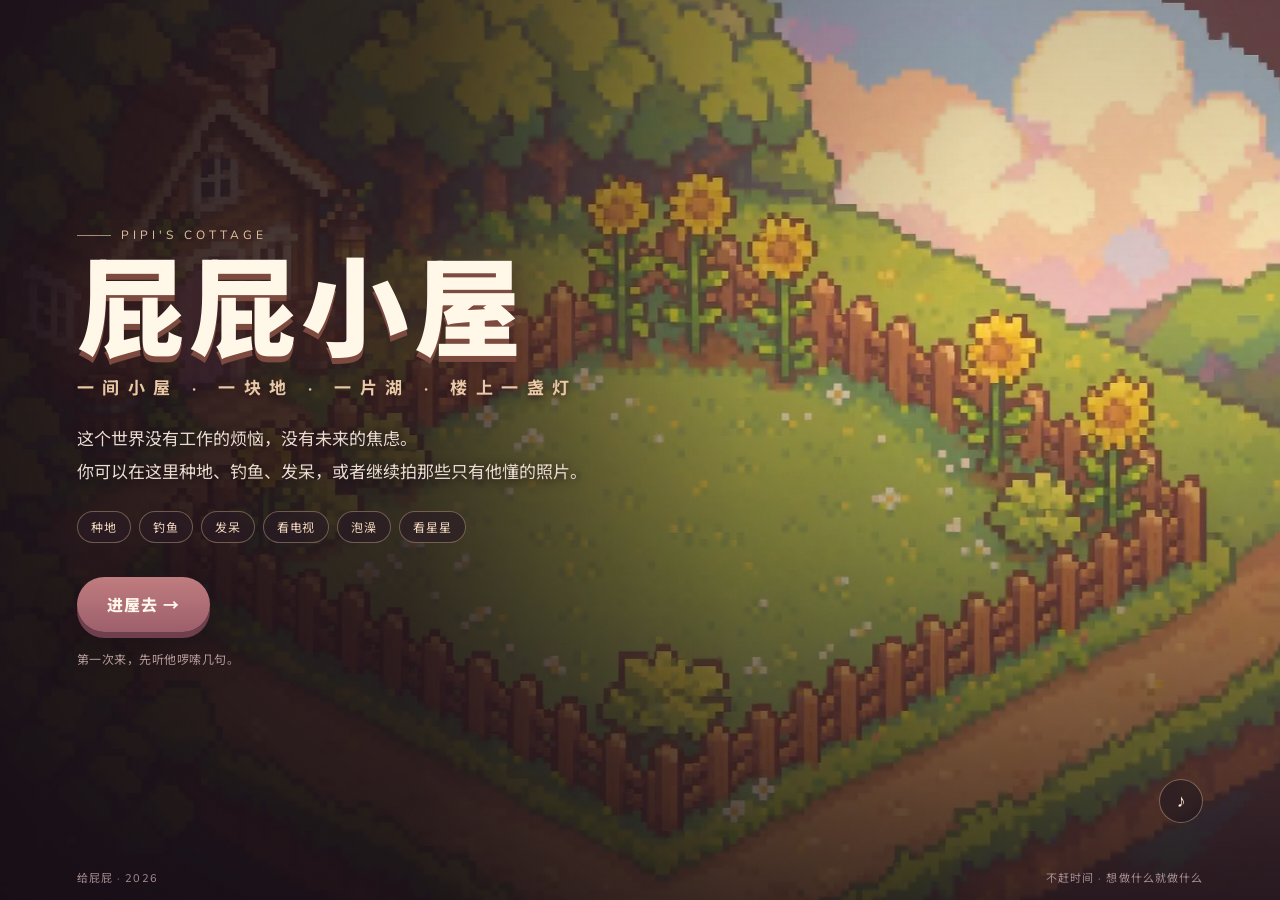
<file: index.html>
<!doctype html>
<html lang="zh-CN">
<head>
<meta charset="utf-8">
<meta name="viewport" content="width=device-width, initial-scale=1, viewport-fit=cover">
<meta name="theme-color" content="#2a1f2a">
<link rel="icon" href="assets/icon-192.png" type="image/png">
<link rel="manifest" href="manifest.webmanifest">
<link rel="apple-touch-icon" href="assets/apple-touch-icon.png">
<meta name="apple-mobile-web-app-capable" content="yes">
<meta name="apple-mobile-web-app-title" content="屁屁小屋">
<title>屁屁小屋</title>
<link rel="preload" as="image" href="assets/farm-art.webp">
<link rel="stylesheet" href="https://fonts.googleapis.com/css2?family=Nunito:wght@600;800;900&family=Noto+Sans+SC:wght@400;500;700&display=swap">
<style>
  * { box-sizing: border-box; }
  [hidden] { display: none !important; }
  html, body { margin: 0; height: 100%; }
  body {
    background: #1d1620;
    font-family: Nunito, "Noto Sans SC", "Microsoft YaHei", sans-serif;
    color: #fff6e6;
    overflow: hidden;
  }
  .bg {
    position: fixed;
    top: -3%;
    left: -3%;
    width: 106%;
    height: 106%;
    display: block;
    object-fit: cover;
    object-position: center;
    filter: saturate(1.06);
    animation: drift 42s ease-in-out infinite alternate;
    will-change: transform;
    pointer-events: none;
    user-select: none;
  }
  @keyframes drift {
    from { transform: scale(1.02) translate3d(-1%, -1%, 0); }
    to { transform: scale(1.09) translate3d(1.5%, 1%, 0); }
  }
  .veil {
    position: fixed;
    top: 0;
    right: 0;
    bottom: 0;
    left: 0;
    width: 100%;
    height: 100%;
    background-color: transparent;
    background-image:
      linear-gradient(to right, rgba(23, 14, 22, .92) 0%, rgba(23, 14, 22, .74) 32%, rgba(23, 14, 22, .18) 58%, rgba(23, 14, 22, 0) 76%),
      linear-gradient(to bottom, rgba(18, 12, 20, .2) 0%, rgba(18, 12, 20, 0) 36%, rgba(13, 8, 16, .74) 100%);
    background-repeat: no-repeat;
    background-size: 100% 100%, 100% 100%;
    pointer-events: none;
  }
  main {
    position: relative;
    height: 100%;
    display: grid;
    grid-template-columns: minmax(0, 1fr) minmax(0, .9fr);
    align-items: center;
    padding: clamp(24px, 6vw, 84px);
    gap: 40px;
  }
  .kicker {
    display: inline-flex;
    align-items: center;
    gap: 10px;
    font-size: 12px;
    letter-spacing: .34em;
    color: #e8c9a8;
    text-transform: uppercase;
    margin-bottom: 18px;
  }
  .kicker::before { content: ""; width: 34px; height: 1px; background: #e8c9a8aa; }
  h1 {
    margin: 0;
    font-size: clamp(52px, 8.4vw, 112px);
    line-height: .96;
    letter-spacing: .04em;
    font-weight: 900;
    color: #fff8e8;
    text-shadow: 0 6px 0 #7c4a3f, 0 12px 40px #2a1219cc, 0 0 70px #ffbf7a33;
  }
  h1 small {
    display: block;
    font-size: clamp(13px, 1.5vw, 17px);
    letter-spacing: .5em;
    font-weight: 700;
    color: #e9c9a5;
    margin-top: 16px;
    text-shadow: 0 2px 10px #2a1219;
  }
  .lede {
    max-width: 30em;
    margin: 26px 0 0;
    font-size: clamp(14px, 1.45vw, 17px);
    line-height: 1.95;
    color: #eadbd0;
    text-shadow: 0 2px 12px #1a0f14;
  }
  .tags { display: flex; gap: 8px; flex-wrap: wrap; margin-top: 22px; }
  .tags span {
    padding: 6px 13px;
    border-radius: 999px;
    border: 1px solid #ffdcae55;
    background: #2a1c25aa;
    font-size: 12px;
    color: #f3d9bf;
    letter-spacing: .08em;
    backdrop-filter: blur(3px);
  }
  .actions { margin-top: 34px; display: flex; gap: 12px; flex-wrap: wrap; align-items: center; }
  .btn {
    display: inline-flex;
    align-items: center;
    gap: 10px;
    padding: 15px 30px;
    border-radius: 999px;
    border: 0;
    font-size: 16px;
    font-weight: 800;
    letter-spacing: .06em;
    cursor: pointer;
    text-decoration: none;
    color: #fff8ea;
    background: linear-gradient(#c07d7f, #9d5f6c);
    box-shadow: 0 6px 0 #6e3f4c, 0 18px 40px #180d13aa;
    transition: transform .15s, box-shadow .15s, background .15s;
  }
  .btn:hover { transform: translateY(-2px); box-shadow: 0 8px 0 #6e3f4c, 0 22px 46px #180d13bb; }
  .btn:active { transform: translateY(3px); box-shadow: 0 3px 0 #6e3f4c; }
  .btn.ghost {
    background: #2c1f28b8;
    border: 1px solid #f0cf9c88;
    box-shadow: 0 6px 0 #1a121a88;
    color: #ffeacf;
  }
  .btn.ghost:hover { background: #3d2b36d8; }
  .btn.ghost:active { box-shadow: 0 3px 0 #1a121a88; }
  .hint { margin-top: 18px; font-size: 12px; color: #b99d9c; letter-spacing: .04em; }

  .side { justify-self: end; align-self: end; text-align: right; display: grid; gap: 14px; }
  .save-card {
    padding: 16px 20px;
    border-radius: 16px;
    border: 1px solid #f0cf9c55;
    background: #201820bb;
    backdrop-filter: blur(6px);
    font-size: 12px;
    line-height: 1.9;
    color: #e3cbbd;
    min-width: 200px;
  }
  .save-card b { color: #ffeacd; font-size: 14px; display: block; margin-bottom: 4px; }
  .sound {
    justify-self: end;
    width: 44px; height: 44px;
    border-radius: 50%;
    border: 1px solid #f0cf9c66;
    background: #20182099;
    color: #ffeacd;
    font-size: 18px;
    cursor: pointer;
    backdrop-filter: blur(4px);
  }
  .sound:hover { background: #3a2a34cc; }
  .foot {
    position: fixed;
    left: 0; right: 0; bottom: 0;
    padding: 14px clamp(24px, 6vw, 84px);
    display: flex;
    justify-content: space-between;
    gap: 16px;
    font-size: 11px;
    color: #a98e93;
    letter-spacing: .1em;
    pointer-events: none;
  }
  @media (max-width: 820px) {
    main { grid-template-columns: 1fr; align-content: center; gap: 22px; padding: 26px 22px 70px; }
    h1 { font-size: clamp(46px, 15vw, 76px); }
    .lede { font-size: 13.5px; line-height: 1.85; margin-top: 18px; }
    .tags { margin-top: 16px; }
    .actions { margin-top: 24px; }
    .btn { padding: 13px 22px; font-size: 14px; }
    .side { justify-self: start; align-self: start; text-align: left; }
    .save-card { min-width: 0; width: 100%; }
    .foot { font-size: 10px; padding: 10px 18px; }
  }
</style>
</head>
<body>
  <img class="bg" src="assets/farm-art.webp" alt="" aria-hidden="true" draggable="false">
  <div class="veil" aria-hidden="true"></div>

  <main>
    <div class="intro">
      <span class="kicker">Pipi's Cottage</span>
      <h1>屁屁小屋<small>一间小屋 · 一块地 · 一片湖 · 楼上一盏灯</small></h1>
      <p class="lede">这个世界没有工作的烦恼，没有未来的焦虑。<br>你可以在这里种地、钓鱼、发呆，或者继续拍那些只有他懂的照片。</p>
      <div class="tags"><span>种地</span><span>钓鱼</span><span>发呆</span><span>看电视</span><span>泡澡</span><span>看星星</span></div>
      <div class="actions">
        <a class="btn" id="startBtn" href="story.html">进屋去 →</a>
        <button class="btn ghost" id="continueBtn" type="button" hidden>继续上次</button>
        <a class="btn ghost" id="storyBtn" href="story.html" hidden>重看序章</a>
      </div>
      <p class="hint" id="hint">第一次来，先听他啰嗦几句。</p>
    </div>

    <div class="side">
      <button class="sound" id="soundBtn" type="button" aria-label="背景音乐" aria-pressed="false">♪</button>
      <div class="save-card" id="saveCard" hidden></div>
    </div>
  </main>

  <footer class="foot">
    <span>给屁屁 · 2026</span>
    <span>不赶时间 · 想做什么就做什么</span>
  </footer>

  <script src="js/core.js"></script>
  <script>
    const save = P.load();
    const startBtn = document.getElementById('startBtn');
    const contBtn = document.getElementById('continueBtn');
    const storyBtn = document.getElementById('storyBtn');
    const saveCard = document.getElementById('saveCard');
    const hint = document.getElementById('hint');

    if (save) {
      const grown = Object.values(save.grown || {}).reduce((a, b) => a + b, 0);
      const fish = Object.values(save.caught || {}).reduce((a, b) => a + b, 0);
      saveCard.hidden = false;
      saveCard.innerHTML = `<b>第 ${save.day} 天 · ${P.PHASES[save.phase]}</b>
        金币 ${save.coins} · 收成 ${grown} 次 · 钓鱼 ${fish} 次<br>
        ${save.flags.ending ? '生日已经过完了，小屋还亮着灯。' : '还有事没做完，回屋看看吧。'}`;
      contBtn.hidden = false;
      storyBtn.hidden = false;
      startBtn.textContent = '重新开始';
      startBtn.href = 'story.html?fresh=1';
      startBtn.classList.remove('btn');
      startBtn.classList.add('btn', 'ghost');
      contBtn.classList.remove('ghost');
      contBtn.style.order = '-1';
      hint.textContent = '继续上次会接着上次的进度；重新开始会清掉存档。';
    }

    contBtn.addEventListener('click', () => { location.href = 'world.html'; });

    const soundBtn = document.getElementById('soundBtn');
    soundBtn.addEventListener('click', () => {
      P.audio.toggle();
      soundBtn.textContent = P.audio.on ? '♫' : '♪';
      soundBtn.setAttribute('aria-pressed', String(P.audio.on));
    });
    document.addEventListener('pointerdown', (event) => {
      if (event.target.closest('#soundBtn')) return;
      if (!P.audio.on) { P.audio.start(); soundBtn.textContent = '♫'; }
    }, { once: true });
  </script>
<script src="js/pwa.js"></script>
</body>
</html>
</file>
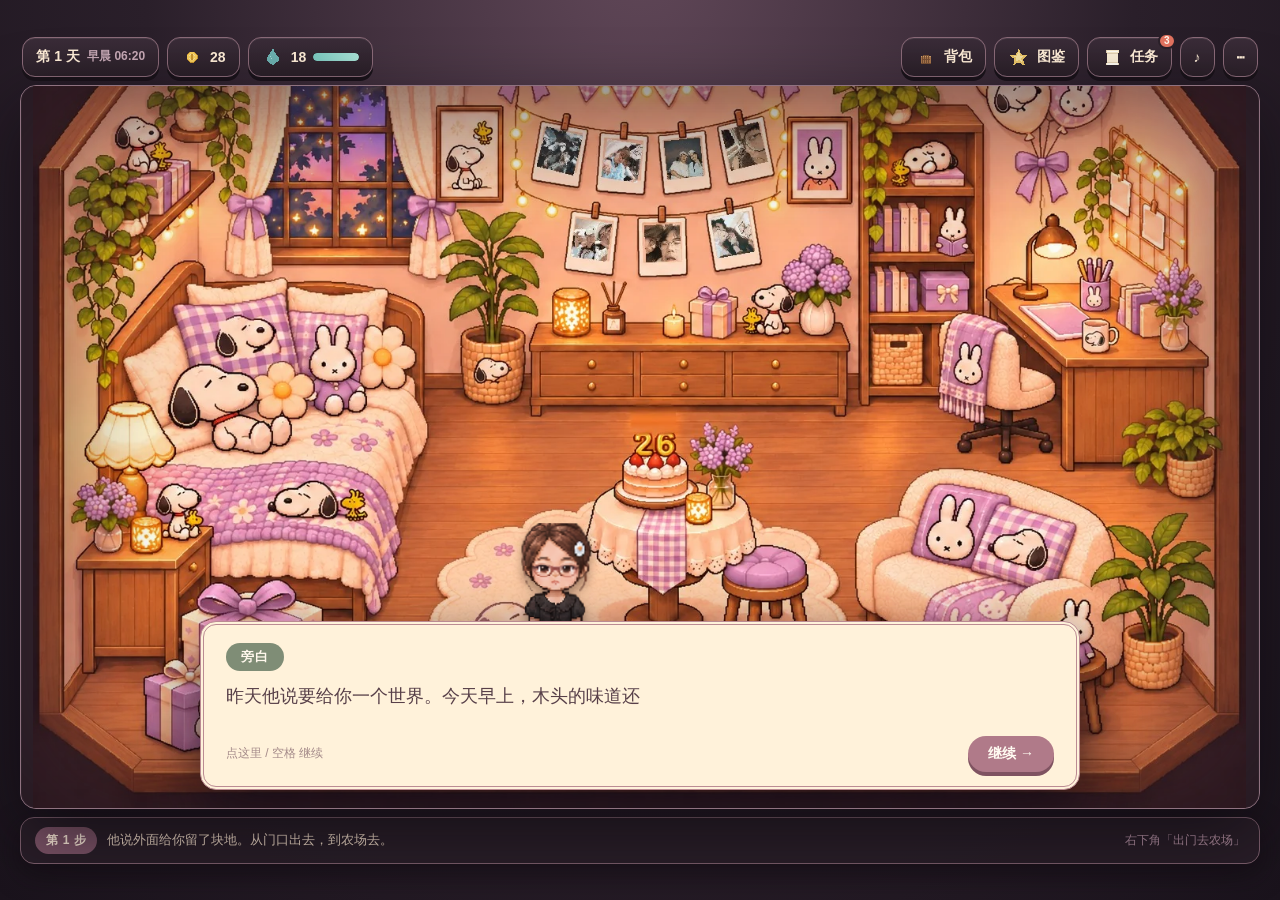
<file: room.html>
<!doctype html>
<html lang="zh-CN">
<head>
  <meta charset="utf-8">
  <meta name="viewport" content="width=device-width, initial-scale=1">
  <title>屁屁小屋</title>
  <meta name="robots" content="noindex">
  <meta http-equiv="refresh" content="0; url=world.html">
  <style>
    html, body { margin: 0; height: 100%; }
    body {
      display: grid; place-items: center;
      background: radial-gradient(ellipse at 50% -10%, #63495a 0%, #2a1f2a 55%, #1b141d 100%);
      color: #ffeedd; font: 700 15px/1.7 Nunito, "Noto Sans SC", "Microsoft YaHei", sans-serif;
      text-align: center; padding: 24px;
    }
    a { color: #f2ce85; }
  </style>
  <script>location.replace('world.html' + location.hash);</script>
</head>
<body>
  <p>这个房间现在长成了一整个小镇。<br><a href="world.html">进屋去 →</a></p>
</body>
</html>
</file>
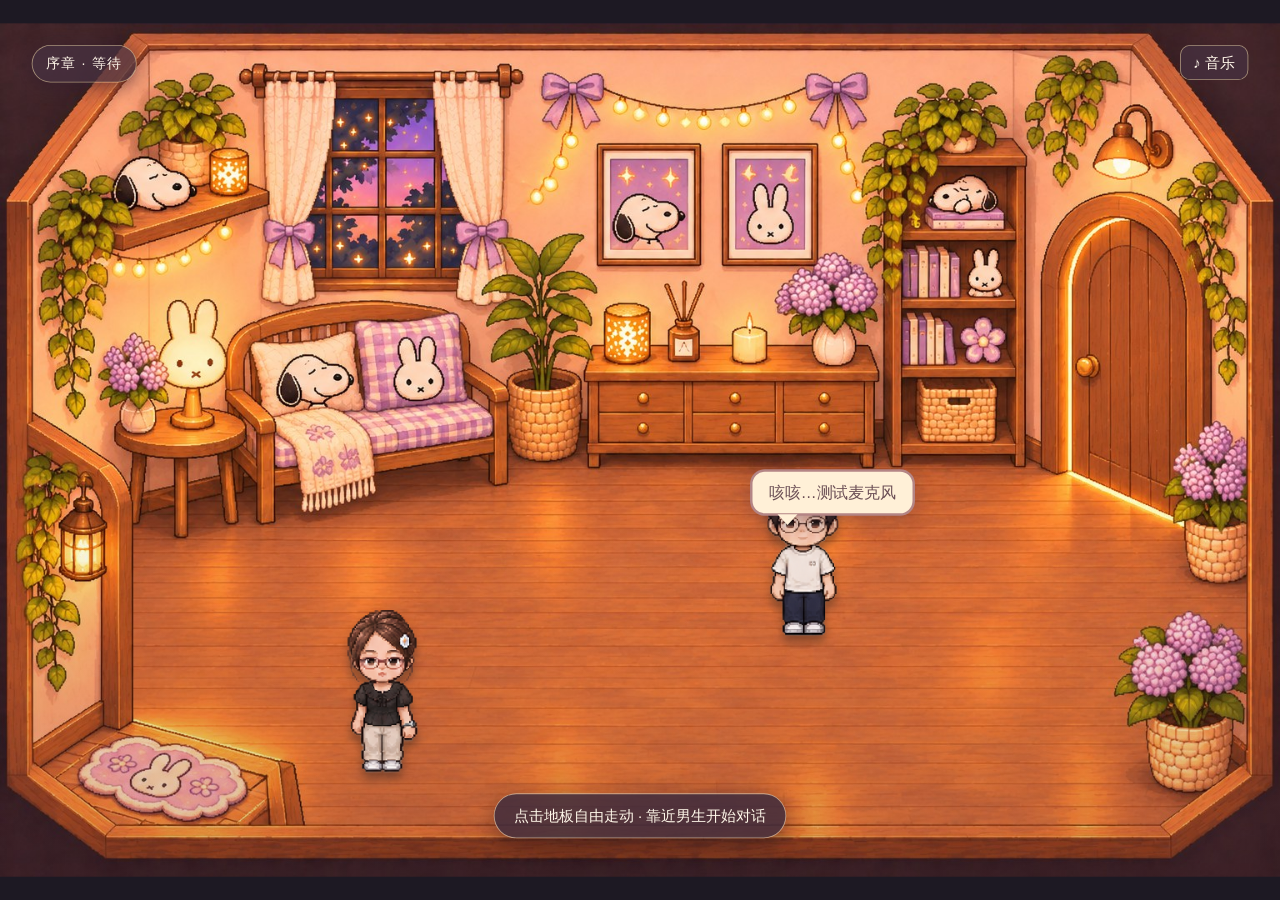
<file: story.html>
<!doctype html>
<html lang="zh-CN">
<head>
  <meta charset="utf-8">
  <meta name="viewport" content="width=device-width, initial-scale=1">
  <link rel="icon" href="assets/icon-192.png" type="image/png">
<link rel="manifest" href="manifest.webmanifest">
<link rel="apple-touch-icon" href="assets/apple-touch-icon.png">
<meta name="apple-mobile-web-app-capable" content="yes">
<meta name="apple-mobile-web-app-title" content="屁屁小屋">
<title>屁屁小屋 · 序章</title>
  <link rel="preload" as="image" href="assets/foyer-background-v1-optimized.jpg">
  <style>
    * { box-sizing: border-box; }
    html, body { margin: 0; width: 100%; height: 100%; }
    body { position:relative; overflow:hidden; background: #1d1923; font-family: "Microsoft YaHei", "Noto Sans SC", sans-serif; }
    .scene { width: 1536px; height: 1024px; position: absolute; left:50%; top:50%; transform:translate(-50%,-50%) scale(var(--fit, 1)); transform-origin:center; overflow: hidden; background: url("assets/foyer-background-v1-optimized.jpg") center / 100% 100% no-repeat; }
    .shade { position: absolute; inset: 0; pointer-events: none; background: linear-gradient(0deg, #20142126, transparent 45%); }
    .character { width: 220px; height: 220px; position: absolute; image-rendering: pixelated; background-repeat: no-repeat; background-size: 400% 500%; background-position:0% 0%; filter: drop-shadow(0 9px 5px #55342688); z-index: 3; transition:left .78s cubic-bezier(.22,.61,.36,1), top .78s cubic-bezier(.22,.61,.36,1), opacity .18s ease; }
    .girl { left:550px; top:520px; background-image: url("assets/character-sprites-small.webp"); animation: breathe 3.6s ease-in-out infinite; }
    .boy { animation: breathe 4.2s ease-in-out infinite; animation-delay: -.9s; }
    @keyframes breathe {
      0%, 100% { transform: translateY(0) scale(1, 1); }
      50% { transform: translateY(1px) scale(1.006, .994); }
    }
    .boy { left:790px; top:520px; background-image: url("assets/male-sprites-v1-small.webp"); }
    .arrival .girl, .explore .girl, .dialogue .girl { left:var(--girl-x, 282px); top:var(--girl-y, 686px); }
    .arrival .girl, .explore .girl { transition:none; }
    .arrival .boy, .explore .boy, .dialogue .boy { left:790px; top:520px; }
    .arrival .boy, .explore .boy { cursor:pointer; }
    .together .girl { left:550px; top:520px; }
    .together .boy { left:790px; top:520px; }
    .together .girl { left: 640px; top: 520px; }
    .together .boy { left: 745px; top: 520px; }
    .scene-mark { position:absolute; left: 38px; top: 26px; z-index: 7; padding: 10px 16px; color: #fff6e9; border: 1px solid #ffebb386; border-radius: 999px; font-size: 17px; letter-spacing: .08em; background: #473142bd; box-shadow: 0 4px 20px #301c3099; }
    .arrival .scene-mark::after { content: " · 等待"; }
    .dialogue .scene-mark::after { content: " · 对话中"; }
    .together .scene-mark::after { content: " · 对话结束"; }
    .music { position:absolute; right: 38px; top: 26px; z-index:7; background: #473142bd; border:1px solid #ffebb386; color:#fff6e9; border-radius:12px; padding: 8px 15px; font-size:18px; cursor:pointer; }
    .arrival-note { position:absolute; z-index:6; left:50%; bottom:46px; transform:translateX(-50%); white-space:nowrap; color:#fff8ea; background:#3e2b3dd9; border:1px solid #f6d8b6aa; padding:14px 23px; border-radius:999px; font-size:18px; box-shadow:0 8px 30px #23131a88; }
    .explore-note { display:none; position:absolute; z-index:6; left:50%; bottom:46px; transform:translateX(-50%); white-space:nowrap; color:#fff8ea; background:#3e2b3dd9; border:1px solid #f6d8b6aa; padding:14px 23px; border-radius:999px; font-size:18px; box-shadow:0 8px 30px #23131a88; }
    .explore .explore-note { display:block; }
    .interact-panel { position:absolute; z-index:9; left:730px; top:420px; display:flex; gap:10px; padding:11px; border-radius:17px; background:#fff1dcf2; border:3px solid #bf8f98; box-shadow:0 8px 22px #3d27368a; }
    .interact-panel strong { align-self:center; color:#765267; font-size:17px; white-space:nowrap; margin:0 5px; }
    [hidden] { display:none!important; }
    .boy-cue { position:absolute; left:900px; top:535px; z-index:5; color:#6a4d54; background:#fff0d7; border:3px solid #b48585; padding:12px 20px; border-radius:18px; box-shadow:0 7px 23px #3d263d55; font-size:19px; }
    .boy-cue:after { content:""; position:absolute; left:30px; bottom:-14px; border-width:13px 12px 0; border-style:solid; border-color:#fff0d7 transparent transparent; }
    .dialogue-card { display:none; position:fixed; z-index:40; left:50%; bottom:max(16px, 2vh); transform:translateX(-50%); width:min(1200px, calc(100vw - 36px)); max-height:min(62vh, 520px); overflow-y:auto; border:5px double #b7838b; border-radius:14px; padding:18px 28px 14px; background:#fff1da; color:#5b3e4b; box-shadow:0 16px 50px #2a1825a8; }
    .scene.dialogue ~ .dialogue-card, .scene.together ~ .dialogue-card { display:block; }
    .card-top { display:flex; justify-content:space-between; align-items:center; gap:20px; margin-bottom:10px; }
    .speaker { display:inline-block; background:#9d667e; border-radius:999px; color:#fff8ed; font-size:16px; font-weight:700; padding:6px 16px; }
    .page { color:#9d7b80; font-size:15px; }
    .dialogue-line { font-size:24px; line-height:1.5; letter-spacing:.03em; margin:0; }
    .dialogue-line.line-appear { animation: line-appear .26s ease-out both; }
    @keyframes line-appear { from { opacity:0; transform:translateY(6px); } to { opacity:1; transform:none; } }
    .sample { color:#9d8082; font-size:14px; margin:4px 0 0; }
    .card-bottom { display:flex; justify-content:space-between; align-items:center; gap:14px; margin-top:8px; flex-wrap:wrap; }
    .dots { color:#c68da6; font-size:20px; letter-spacing:5px; }
    .buttons { display:flex; gap:12px; align-items:center; flex-wrap:wrap; }
    .button { display:inline-block; background:#ad7086; color:#fffaf1; border:0; border-radius:999px; padding:10px 24px; font-size:16px; font-weight:700; box-shadow:0 4px 0 #7c4d60; text-decoration:none; cursor:pointer; }
    .button.pale { background:#f8e0df; color:#835b6b; box-shadow:0 4px 0 #d1aeb3; }
    .scene.together ~ .dialogue-card .dialogue-line { font-size:24px; }
    .scene.together ~ .dialogue-card { animation:card-appear-fixed .32s ease-out both; }
    .scene.dialogue ~ .dialogue-card .together-only,
    .scene.together ~ .dialogue-card .dialogue-only,
    .scene.arrival ~ .dialogue-card .together-only { display:none; }
    .heart { display:none; position:absolute; z-index:7; left:746px; top:486px; color:#fa88a6; font-size:63px; text-shadow:0 3px 5px #8c5470aa; }
    .together .heart { display:block; }
    .action-caption { display:none; }
    .action-canvas { position:absolute; z-index:6; left:52.5%; top:470px; width:300px; height:310px; opacity:0; pointer-events:none; transform:translate3d(-50%,0,0); transform-origin:50% 84%; transition:opacity .12s linear; will-change:opacity,transform; }
    .action-pair .action-canvas { opacity:1; }
    .action-pair .character { opacity:0; }
    .action-approach .character { transition:none; will-change:transform; }
    .action-release .character { transition:opacity .12s linear; will-change:transform; }
    .action-contact::after { content:'♥'; position:absolute; z-index:7; left:52.5%; top:482px; color:#ff8eaf; font-size:26px; text-shadow:0 2px 5px #9f6285; animation:heart-rise 1s ease-out both; }
    .action-approach .boy-cue, .action-approach .arrival-note { display:none; }
    .arrival-motion .girl { left:550px; top:520px; animation:walk-right .52s steps(3,end) infinite; }
    .arrival-motion .boy { left:790px; top:520px; }
    .arrival-motion .boy-cue, .arrival-motion .arrival-note { opacity:0; }
    .leaving .girl { left:1030px; top:500px; animation:walk-right .52s steps(3,end) infinite; }
    .leaving .boy { left:1170px; top:420px; animation:walk-right .52s steps(3,end) infinite; }
    .leaving .boy-cue, .leaving .arrival-note, .leaving .explore-note { display:none; }
    .together .dialogue-card { animation:card-appear .32s ease-out both; }
    @keyframes walk-right { from{background-position:0% 75%} to{background-position:100% 75%} }
    @keyframes walk-left { from{background-position:0% 50%} to{background-position:100% 50%} }
    @keyframes heart-rise { 0%{opacity:0;transform:translateY(18px) scale(.7)} 35%{opacity:1;transform:translateY(0) scale(1)} 100%{opacity:0;transform:translateY(-42px) scale(1.3)} }
    @keyframes card-appear { from{opacity:0;transform:translateY(16px)} to{opacity:1;transform:translateY(0)} }
    .action-pair.hug .scene-mark::after { content:" · 拥抱"; }
    .action-pair.kiss .scene-mark::after { content:" · 亲吻"; }
    .explore .scene-mark::after { content:" · 自由走动"; }
    .leaving .scene-mark::after { content:" · 去下一间"; }
    .action-approach .scene-mark::after { content:" · 走近"; }
    .action-pair.action-contact .action-caption { position:absolute; z-index:8; left:50%; bottom:44px; transform:translateX(-50%); padding:12px 25px; white-space:nowrap; background:#fff0d9; color:#6c4b59; border:3px solid #b7848e; border-radius:999px; box-shadow:0 9px 25px #38203388; font-size:20px; }
    .action-pair.action-contact.hug .hug-caption,.action-pair.action-contact.kiss .kiss-caption { display:block; }
    .action-next { display:none; position:absolute; z-index:9; bottom:42px; right:32px; gap:12px; }
    .arrival .boy-cue, .arrival .arrival-note { cursor:pointer; }
    .arrival .dialogue-card, .dialogue .arrival-note, .together .arrival-note, .explore .arrival-note, .dialogue .boy-cue, .together .boy-cue { display:none; }
    .action-approach .boy-cue,.action-pair .boy-cue,.action-release .boy-cue,.action-pair .arrival-note,.action-release .arrival-note { display:none; }
    .action-approach .explore-note,.action-pair .explore-note,.action-release .explore-note { display:none; }
    .together .dialogue-only, .dialogue .together-only, .arrival .together-only { display:none; }
    [data-compact="true"] .dialogue-card { width: calc(100vw - 20px); bottom: 10px; padding: 14px 14px 10px; max-height: 56vh; border-width: 4px; }
    [data-compact="true"] .card-top { margin-bottom: 7px; gap: 10px; }
    [data-compact="true"] .speaker { font-size: 12px; padding: 4px 11px; }
    [data-compact="true"] .page { font-size: 11px; }
    [data-compact="true"] .dialogue-line, [data-compact="true"] .scene.together ~ .dialogue-card .dialogue-line { font-size: 15px; line-height: 1.6; letter-spacing: .01em; }
    [data-compact="true"] .sample { font-size: 11px; margin-top: 3px; }
    [data-compact="true"] .button { font-size: 13px; padding: 8px 15px; }
    [data-compact="true"] .card-bottom { margin-top: 6px; }
    [data-compact="true"] .scene.dialogue, [data-compact="true"] .scene.together { top: 34%; }
  </style>
</head>
<body>
  <main id="scene" class="scene arrival" aria-label="屁屁小屋序章">
    <div class="shade"></div>
    <a class="scene-mark" href="index.html" style="text-decoration:none">序章</a>
    <button class="music" id="foyerSoundButton" aria-label="开启背景音乐" aria-pressed="false">♪ 音乐</button>
    <div class="character girl"></div>
    <div class="character boy"></div>
    <canvas class="action-canvas" width="450" height="465" aria-hidden="true"></canvas>
    <div class="action-caption hug-caption">轻轻抱住 ♡</div>
    <div class="action-caption kiss-caption">亲亲脸颊 ♡</div>
    <div class="boy-cue">咳咳…测试麦克风</div>
    <div class="arrival-note">点击地板自由走动 · 靠近男生开始对话</div>
    <div class="explore-note">继续自由走动 · 走近他才会出现互动</div>
    <div class="interact-panel" id="interactPanel" hidden><strong>怎么回应他？</strong><button class="button pale" data-scene="hug">抱抱他</button><button class="button pale" data-scene="kiss">亲一下</button><button class="button" data-go-room>让他带路 →</button></div>
    <div class="heart">♥</div>
    <div class="action-next"><button class="button pale" data-scene="together">返回互动选择</button><a class="button" href="world.html">进屋去 →</a></div>
  </main>
  <!-- 对话卡放在缩放场景外面：手机上才不会被一起缩小成 7px 的字 -->
  <section class="dialogue-card" aria-label="对话">
    <div class="dialogue-only">
      <div class="card-top"><span class="speaker">他</span><span class="page" id="dialoguePage">1 / 5</span></div>
      <p class="dialogue-line" id="dialogueLine">咳咳，测试麦克风……那个，屁屁，看得到吗？这是我花了好几个晚上做出来的，别嫌弃页面简陋。</p>
      <div class="card-bottom"><span class="sample">点一下换下一句</span><div class="buttons"><button class="button" id="dialogueNext" data-next-dialogue>下一句 →</button></div></div>
    </div>
    <div class="together-only">
      <div class="card-top"><span class="speaker">他</span><span class="page">留一个小小的悬念 ♡</span></div>
      <p class="dialogue-line">今天是你生日。去随便逛逛吧，我在阳光下，找到了你.......</p>
      <div class="card-bottom"><span class="sample">还想重看动作，可以点右边</span><div class="buttons"><button class="button pale" data-scene="hug">再抱抱</button><button class="button pale" data-scene="kiss">再亲一下</button><a class="button" href="world.html">进屋去 →</a></div></div>
    </div>
  </section>
  <script>
    const scene = document.querySelector('#scene');
    const girl = document.querySelector('.girl');
    const boy = document.querySelector('.boy');
    const interactPanel = document.querySelector('#interactPanel');
    const actionCanvas = document.querySelector('.action-canvas');
    const actionContext = actionCanvas.getContext('2d');
    const frameWidth = actionCanvas.width;
    const frameHeight = actionCanvas.height;
    const musicButton = document.querySelector('#foyerSoundButton');
    let soundOn = false;
    let audioContext;
    let musicTimer;
    let musicStep = 0;
    let nextBeatAt = 0;
    const beatSeconds = 60 / 88;
    const chords = [[261.63,329.63,392],[220,261.63,329.63],[174.61,220,261.63],[196,246.94,293.66]];
    const melody = [392,440,392,329.63,329.63,392,440,392,349.23,392,440,523.25,493.88,440,392,329.63];
    const pairPaths = {
      hug:['assets/hug-approach-v1-small.png','assets/hug-middle-v2-small.png','assets/hug-late-v2-small.png','assets/hug-pose-v1-small.png'],
      kiss:['assets/kiss-approach-v1-small.png','assets/kiss-middle-v2-small.png','assets/kiss-late-v2-small.png','assets/cheek-kiss-pose-v1-small.png']
    };
    const pairFrames = {hug:[],kiss:[]};
    const pairReady = {};
    function ensurePairFrames(kind) {
      return pairReady[kind] ||= Promise.all(pairPaths[kind].map(async (path,index) => {
        const image = new Image();
        image.src = path;
        await image.decode();
        const frame = document.createElement('canvas');
        frame.width = frameWidth;
        frame.height = frameHeight;
        const y = kind === 'kiss' ? frameWidth * 56 / 600 : 0;
        frame.getContext('2d').drawImage(image,0,y,frameWidth,frameWidth * image.naturalHeight / image.naturalWidth);
        pairFrames[kind][index] = frame;
      }));
    }
    const validScenes = new Set(['arrival', 'dialogue', 'explore', 'together']);
    const pause = ms => new Promise(resolve => setTimeout(resolve, ms));
    const clamp = (value, min, max) => Math.max(min, Math.min(max, value));
    const ease = value => value * value * (3 - 2 * value);
    const animate = (duration, update) => new Promise(resolve => {
      let started;
      function frame(now) {
        if (started === undefined) started = now;
        const progress = Math.min(1,(now-started)/duration);
        update(progress,now);
        if (progress < 1) requestAnimationFrame(frame);
        else resolve();
      }
      requestAnimationFrame(frame);
    });
    function musicNote(freq,at,duration,volume,waveform='sine') {
      const oscillator = audioContext.createOscillator();
      const gain = audioContext.createGain();
      oscillator.type = waveform;
      oscillator.frequency.setValueAtTime(freq,at);
      gain.gain.setValueAtTime(.0001,at);
      gain.gain.exponentialRampToValueAtTime(volume,at+.035);
      gain.gain.exponentialRampToValueAtTime(.0001,at+duration);
      oscillator.connect(gain);
      gain.connect(audioContext.destination);
      oscillator.start(at);
      oscillator.stop(at+duration+.02);
    }
    function scheduleMusic() {
      while (soundOn && nextBeatAt < audioContext.currentTime+.45) {
        const beat = musicStep%16;
        if (beat%4===0) {
          const chord=chords[beat/4];
          chord.forEach(freq=>musicNote(freq,nextBeatAt,beatSeconds*3.7,.012));
          musicNote(chord[0]/2,nextBeatAt,beatSeconds*2.5,.018,'triangle');
        }
        musicNote(melody[beat],nextBeatAt,beatSeconds*.82,.028,'triangle');
        musicStep++;
        nextBeatAt+=beatSeconds;
      }
    }
    function updateMusicButton() {
      musicButton.textContent = soundOn ? '♫ 音乐' : '♪ 音乐';
      musicButton.setAttribute('aria-pressed',String(soundOn));
      musicButton.setAttribute('aria-label',soundOn ? '关闭背景音乐' : '开启背景音乐');
    }
    function enableMusic() {
      if (soundOn) return;
      try {
        audioContext ||= new (window.AudioContext || window.webkitAudioContext)();
        soundOn = true;
        updateMusicButton();
        audioContext.resume().then(() => {
          if (!soundOn) return;
          musicStep = 0;
          nextBeatAt = audioContext.currentTime+.06;
          scheduleMusic();
          musicTimer = setInterval(scheduleMusic,250);
        }).catch(() => {soundOn=false;updateMusicButton();});
      } catch (_) {soundOn=false;updateMusicButton();}
    }
    function disableMusic() {
      soundOn=false;
      clearInterval(musicTimer);
      musicTimer=null;
      audioContext?.suspend();
      updateMusicButton();
    }
    const directions = { ArrowUp:[0,-1], ArrowDown:[0,1], ArrowLeft:[-1,0], ArrowRight:[1,0], w:[0,-1], W:[0,-1], s:[0,1], S:[0,1], a:[-1,0], A:[-1,0], d:[1,0], D:[1,0] };
    const heldKeys = new Set();
    let girlPos = { x:282, y:686 };
    let walkTarget = null;
    let lastFrame = performance.now();
    let walkClock = 0;
    let busy = false;
    function fitScene() {
      // visualViewport is the size actually on screen: on phones innerWidth can be
      // inflated by shrink-to-fit, which used to leave the room cropped.
      const vw = window.visualViewport?.width || innerWidth;
      const vh = window.visualViewport?.height || innerHeight;
      document.documentElement.style.setProperty('--fit', Math.min(vw / 1536, vh / 1024, 1));
      document.documentElement.dataset.compact = String(vw < 700);
    }
    function placeGirl() {
      scene.style.setProperty('--girl-x', girlPos.x + 'px');
      scene.style.setProperty('--girl-y', girlPos.y + 'px');
    }
    function nearBoy() {
      return Math.hypot(girlPos.x - 790, girlPos.y - 520) < 190;
    }
    function updateInteractionPanel() {
      const shouldHide = !scene.classList.contains('explore') || !nearBoy();
      if (interactPanel.hidden !== shouldHide) interactPanel.hidden = shouldHide;
    }
    function showScene(next) {
      const name = validScenes.has(next) ? next : 'arrival';
      scene.className = 'scene ' + name;
      delete scene.dataset.action;
      history.replaceState(null, '', '?scene=' + name);
      updateInteractionPanel();
    }
    // 前厅对话：一句一句翻，点卡片或“下一句”都能走
    const dialogueLines = [
      '咳咳，测试麦克风……那个，屁屁，看得到吗？这是我花了好几个晚上做出来的，别嫌弃页面简陋。',
      '作为一个低俗的人，我一开始确实是被你的脸吸引的。但后来嘛，我发现那个连干拌面加醋加多了酸得皱眉、大中午才顶着完美丸子头出门、还敢拿长沙话嘲笑我闷葫芦的女生，其实还挺可爱的。',
      '虽然你拍照总是把我拍出双下巴，连我半月板不好你都要凶巴巴地管着我，但我大人有大量，在这个农场里，给你留了块最大的地。',
      '这个世界没有工作的烦恼，没有未来的焦虑。你可以在这里种地、钓鱼、发呆，或者……继续给我拍那些只有我懂的照片。',
      '今天是你生日。去随便逛逛吧，我在阳光下，找到了你.......'
    ];
    let dialogueStep = 0;
    const dialogueLineEl = document.querySelector('#dialogueLine');
    const dialoguePageEl = document.querySelector('#dialoguePage');
    const dialogueNextEl = document.querySelector('#dialogueNext');
    function renderDialogueLine(quiet) {
      dialogueLineEl.textContent = dialogueLines[dialogueStep];
      if (!quiet) {
        dialogueLineEl.classList.remove('line-appear');
        void dialogueLineEl.offsetWidth;
        dialogueLineEl.classList.add('line-appear');
      }
      dialoguePageEl.textContent = `${dialogueStep + 1} / ${dialogueLines.length}`;
      dialogueNextEl.textContent = dialogueStep < dialogueLines.length - 1 ? '下一句 →' : '好呀 →';
    }
    function nextDialogue() {
      if (dialogueStep < dialogueLines.length - 1) {
        dialogueStep += 1;
        renderDialogueLine();
      } else {
        finishDialogue();
      }
    }
    function enterDialogue() {
      if (busy || !scene.classList.contains('arrival')) return;
      walkTarget = null;
      heldKeys.clear();
      dialogueStep = 0;
      renderDialogueLine(true);
      showScene('dialogue');
      // The action art is requested only after the first scene has appeared.
      ensurePairFrames('hug').catch(() => {});
      ensurePairFrames('kiss').catch(() => {});
    }
    function finishDialogue() {
      showScene('explore');
    }
    function moveGirl(now) {
      const delta = Math.min(.05, (now - lastFrame) / 1000);
      lastFrame = now;
      if (!busy && (scene.classList.contains('arrival') || scene.classList.contains('explore'))) {
        let vx = 0, vy = 0;
        for (const key of heldKeys) { vx += directions[key][0]; vy += directions[key][1]; }
        const usingKeys = Boolean(vx || vy);
        if (usingKeys) walkTarget = null;
        else if (walkTarget) { vx = walkTarget.x - girlPos.x; vy = walkTarget.y - girlPos.y; }
        const distance = Math.hypot(vx, vy);
        const moving = usingKeys || distance > 1;
        if (moving) {
          const step = usingKeys ? 360 * delta : Math.min(distance, 360 * delta);
          girlPos.x = clamp(girlPos.x + vx / distance * step, 80, 1200);
          girlPos.y = clamp(girlPos.y + vy / distance * step, 470, 750);
          const row = Math.abs(vx) > Math.abs(vy) ? (vx < 0 ? 2 : 3) : (vy < 0 ? 1 : 0);
          walkClock += delta;
          girl.style.backgroundPosition = `${Math.floor(walkClock / .15) % 4 * 33.333}% ${row * 25}%`;
          placeGirl();
        } else {
          walkTarget = null;
          if (walkClock) {
            walkClock = 0;
            girl.style.backgroundPosition = '0% 0%';
          }
        }
        if (scene.classList.contains('arrival') && nearBoy()) enterDialogue();
        if (scene.classList.contains('explore')) updateInteractionPanel();
      }
      requestAnimationFrame(moveGirl);
    }
    function drawPair(kind,first,second,blend) {
      actionContext.clearRect(0,0,frameWidth,frameHeight);
      actionContext.globalAlpha = 1-blend;
      actionContext.drawImage(pairFrames[kind][first],0,0);
      if (blend > 0) {
        actionContext.globalAlpha = blend;
        actionContext.drawImage(pairFrames[kind][second],0,0);
      }
      actionContext.globalAlpha = 1;
    }
    async function approachForAction() {
      const startGirl = {...girlPos};
      scene.className = 'scene action-approach';
      girl.style.left = startGirl.x + 'px';
      girl.style.top = startGirl.y + 'px';
      boy.style.left = '790px';
      boy.style.top = '520px';
      await animate(780,(progress,now) => {
        const step = ease(progress);
        girl.style.transform = `translate3d(${(610-startGirl.x)*step}px,${(520-startGirl.y)*step}px,0)`;
        boy.style.transform = `translate3d(${-130*step}px,0,0)`;
        const walkFrame = Math.floor(now/115)%4*33.333;
        girl.style.backgroundPosition = `${walkFrame}% 75%`;
        boy.style.backgroundPosition = `${walkFrame}% 50%`;
      });
      girl.style.left = '610px';
      girl.style.top = '520px';
      boy.style.left = '660px';
      girl.style.transform = '';
      boy.style.transform = '';
      girl.style.backgroundPosition = '0% 0%';
      boy.style.backgroundPosition = '0% 0%';
    }
    async function performContact(kind) {
      drawPair(kind,0,0,0);
      scene.className = 'scene action-pair ' + kind;
      await animate(150,() => {});
      for (let frame=0;frame<3;frame++) {
        await animate(245,progress => drawPair(kind,frame,frame+1,ease(progress)));
      }
      scene.classList.add('action-contact');
      drawPair(kind,3,3,0);
      await animate(880,progress => {
        const sway = Math.sin(progress*Math.PI*2)*.65;
        actionCanvas.style.transform = `translate3d(-50%,${-Math.sin(progress*Math.PI)*2}px,0) rotate(${sway}deg)`;
      });
      scene.classList.remove('action-contact');
      actionCanvas.style.transform = 'translate3d(-50%,0,0)';
      for (let frame=3;frame>0;frame--) {
        await animate(200,progress => drawPair(kind,frame,frame-1,ease(progress)));
      }
    }
    async function releaseAndReturn() {
      scene.className = 'scene action-release';
      await animate(720,(progress,now) => {
        const step = ease(progress);
        girl.style.transform = `translate3d(${20*step}px,0,0)`;
        boy.style.transform = `translate3d(${130*step}px,0,0)`;
        const walkFrame = Math.floor(now/115)%4*33.333;
        girl.style.backgroundPosition = `${walkFrame}% 50%`;
        boy.style.backgroundPosition = `${walkFrame}% 75%`;
      });
      girl.style.left = '630px';
      boy.style.left = '790px';
      girl.style.transform = '';
      boy.style.transform = '';
      girlPos = {x:630,y:520};
      placeGirl();
      showScene('explore');
      girl.style.left = '';
      girl.style.top = '';
      boy.style.left = '';
      boy.style.top = '';
      girl.style.backgroundPosition = '0% 0%';
      boy.style.backgroundPosition = '0% 0%';
    }
    async function playAction(kind) {
      if (busy) return;
      busy = true;
      walkTarget = null;
      interactPanel.hidden = true;
      const framesReady = ensurePairFrames(kind);
      await approachForAction();
      await framesReady;
      await performContact(kind);
      await releaseAndReturn();
      busy = false;
    }
    async function goToRoom() {
      if (busy) return;
      busy = true;
      walkTarget = null;
      interactPanel.hidden = true;
      scene.className = 'scene leaving';
      await pause(1800);
      const fresh = new URLSearchParams(location.search).get('fresh') === '1';
      try {
        sessionStorage.setItem('pipi-from-foyer', '1');
        if (fresh) localStorage.removeItem('pipi-cottage-save-v1');
      } catch (_) {}
      location.href = 'world.html' + (fresh ? '?fresh=1' : '');
    }
    fitScene();
    addEventListener('resize', fitScene);
    const initialScene = new URLSearchParams(location.search).get('scene') || 'arrival';
    if (initialScene !== 'arrival') girlPos = { x:630, y:520 };
    placeGirl();
    showScene(initialScene);
    requestAnimationFrame(moveGirl);
    scene.addEventListener('pointerdown', event => {
      if (busy || !(scene.classList.contains('arrival') || scene.classList.contains('explore'))) return;
      if (event.target.closest('button, a, .dialogue-card, .interact-panel, .music')) return;
      if (event.target.closest('.boy, .boy-cue, .arrival-note')) { walkTarget = { x:630, y:520 }; return; }
      const bounds = scene.getBoundingClientRect();
      const x = (event.clientX - bounds.left) * 1536 / bounds.width;
      const y = (event.clientY - bounds.top) * 1024 / bounds.height;
      walkTarget = { x:clamp(x - 170, 80, 1200), y:clamp(y - 210, 470, 750) };
    });
    musicButton.addEventListener('click', event => {
      event.stopPropagation();
      soundOn ? disableMusic() : enableMusic();
    });
    scene.addEventListener('pointerdown', event => {
      if (!event.target.closest('.music') && !soundOn) enableMusic();
    }, { once:true });
    document.addEventListener('keydown', event => {
      if (directions[event.key] && (scene.classList.contains('arrival') || scene.classList.contains('explore'))) {
        event.preventDefault(); heldKeys.add(event.key);
      }
    });
    document.addEventListener('keyup', event => heldKeys.delete(event.key));
    addEventListener('blur', () => heldKeys.clear());
    function handleSceneClick(event) {
      if (busy) return;
      if (event.target.closest('[data-next-dialogue]')) { nextDialogue(); return; }
      if (event.target.closest('[data-go-room]')) { goToRoom(); return; }
      const target = event.target.closest('[data-scene]');
      if (target) {
        if (target.dataset.scene === 'hug' || target.dataset.scene === 'kiss') playAction(target.dataset.scene);
        else showScene(target.dataset.scene);
        return;
      }
      // 点对话卡任意空白处也能翻到下一句
      if (scene.classList.contains('dialogue') && event.target.closest('.dialogue-card')) {
        nextDialogue();
      }
    }
    scene.addEventListener('click', handleSceneClick);
    document.querySelector('.dialogue-card').addEventListener('click', handleSceneClick);
    document.addEventListener('keydown', event => {
      if (!scene.classList.contains('dialogue') || busy) return;
      if (event.key === 'Enter' || event.key === ' ' || event.key === 'ArrowRight') {
        event.preventDefault();
        nextDialogue();
      }
    });
  </script>
<script src="js/pwa.js"></script>
</body>
</html>
</file>
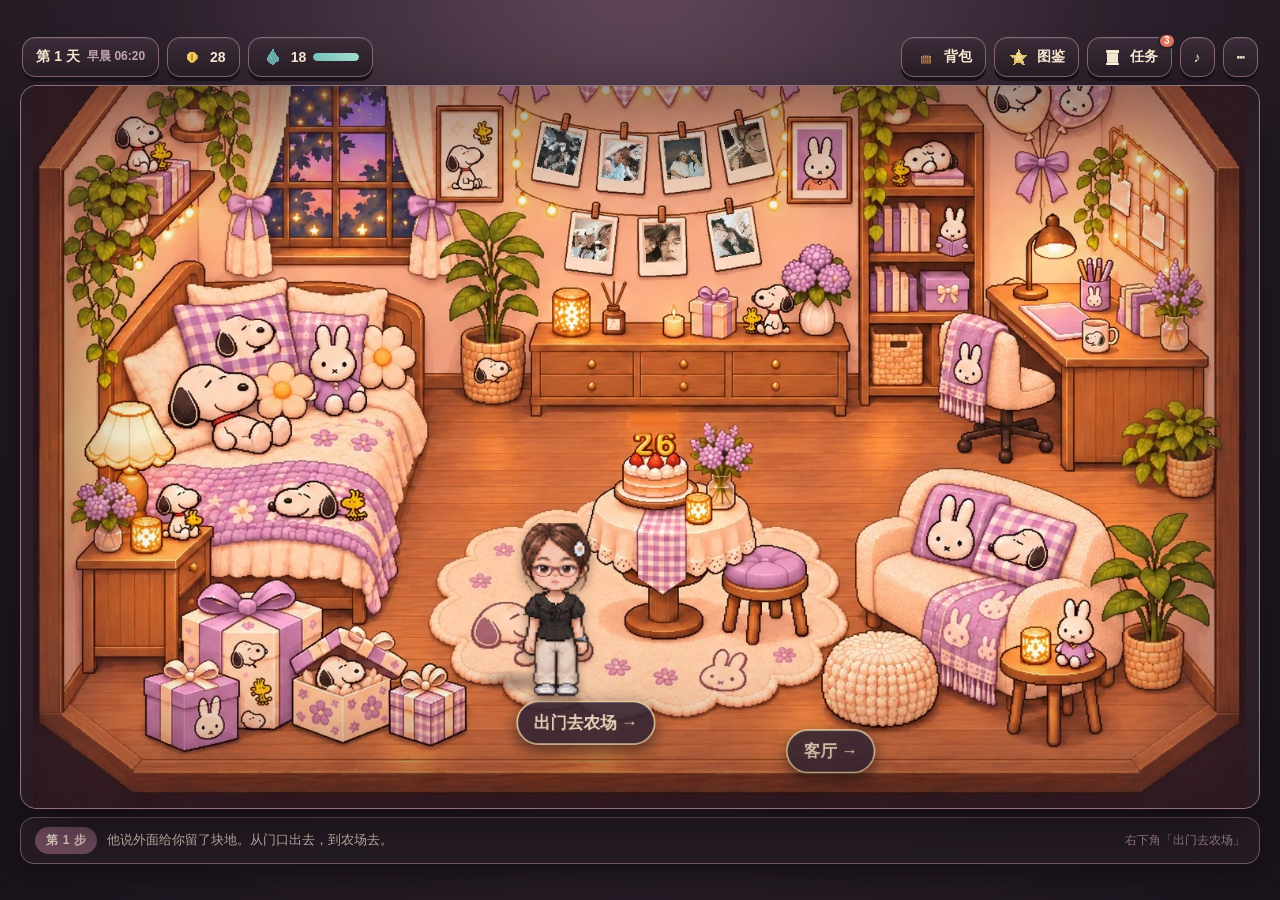
<file: world.html>
<!doctype html>
<html lang="zh-CN">
<head>
<meta charset="utf-8">
<meta name="viewport" content="width=device-width, initial-scale=1, viewport-fit=cover">
<meta name="theme-color" content="#2a1f2a">
<link rel="icon" href="assets/icon-192.png" type="image/png">
<link rel="manifest" href="manifest.webmanifest">
<link rel="apple-touch-icon" href="assets/apple-touch-icon.png">
<meta name="apple-mobile-web-app-capable" content="yes">
<meta name="apple-mobile-web-app-title" content="屁屁小屋">
<title>屁屁小屋</title>
<link rel="preload" as="image" href="assets/farm-art.webp">
<link rel="preload" as="image" href="assets/character-sprites-small.webp">
<link rel="stylesheet" href="css/world.css">
</head>
<body data-phase="0">

<div class="game">
  <header class="hud">
    <div class="hud-group">
      <button class="chip day" id="dayChip" title="看看今天的进度">
        <span id="dayLabel">第 1 天</span><span class="sub" id="phaseLabel">早晨</span><span class="wx" id="weatherMark" hidden>☀</span>
      </button>
      <div class="chip" title="金币">
        <img src="assets/ui-coin.png" alt=""><b id="coinValue">0</b>
      </div>
      <div class="chip energy" id="energyChip" title="体力">
        <img src="assets/ui-drop.png" alt=""><b id="energyValue">0</b>
        <span class="bar"><i id="energyBar"></i></span>
      </div>
    </div>
    <div class="hud-group">
      <button class="chip" id="bagButton" title="背包"><img src="assets/tool-basket.png" alt=""><span class="label-long">背包</span></button>
      <button class="chip" id="dexButton" title="图鉴"><img src="assets/ui-star.png" alt=""><span class="label-long">图鉴</span></button>
      <button class="chip" id="questButton" title="任务"><img src="assets/ui-scroll.png" alt=""><span class="label-long">任务</span></button>
      <button class="chip" id="soundButton" title="音乐">♪</button>
      <button class="chip" id="menuButton" title="更多"><span aria-hidden="true">⋯</span></button>
    </div>
  </header>

  <section class="stage" id="stage">
    <div class="art" id="art">

      <!-- ---------------------------------------------------------- 小屋 -->
      <section class="scene" data-scene="cottage">
        <img class="scene-bg" src="assets/room-birthday-26-optimized.webp" alt="温暖的小屋卧室：史努比和米菲的抱枕、照片墙、四份礼物和生日蛋糕" draggable="false">
        <button class="spot" data-action="gallery" style="left:566px;top:120px;width:430px;height:220px" aria-label="看看照片墙"><span class="spot-label">我们的照片</span></button>
        <button class="spot" data-action="gifts" style="left:104px;top:722px;width:430px;height:250px" aria-label="拆礼物"><span class="spot-label">拆礼物</span></button>
        <button class="spot" data-action="cake" style="left:648px;top:452px;width:300px;height:250px" aria-label="看看生日蛋糕"><span class="spot-label">生日蛋糕</span></button>
        <button class="spot" data-action="bed" style="left:86px;top:300px;width:440px;height:460px" aria-label="睡觉"><span class="spot-label">睡觉</span></button>
        <button class="spot" data-action="shelf" style="left:1050px;top:150px;width:190px;height:400px" aria-label="看看书架"><span class="spot-label">书架</span></button>
        <div class="candle-flame" id="flameLeft" style="left:770px;top:542px" hidden aria-hidden="true"></div>
        <div class="candle-flame" id="flameRight" style="left:800px;top:545px" hidden aria-hidden="true"></div>
        <button class="exit" data-exit="farm" style="left:700px;top:916px">出门去农场 →</button>
        <button class="exit" data-exit="tvroom" style="left:1010px;top:952px">客厅 →</button>
      </section>

      <!-- ---------------------------------------------------------- 农场 -->
      <section class="scene" data-scene="farm">
        <img class="scene-bg" src="assets/farm-art.webp" alt="清晨的农场：左边是一间小木屋，中间围着栅栏的一块空地，四周开满向日葵" draggable="false">
        <svg class="field-lines" id="fieldLines" viewBox="0 0 1536 1024" aria-hidden="true"></svg>
        <div class="plots" id="plots"></div>
        <button class="spot" data-action="shop" style="left:118px;top:392px;width:150px;height:150px" aria-label="种子箱"><span class="spot-label">种子箱</span></button>
        <button class="exit" data-exit="cottage" style="left:250px;top:470px">← 回小屋</button>
        <button class="exit" data-exit="lake" style="left:1256px;top:620px">去湖边 →</button>
        <button class="exit" data-exit="garden" style="left:660px;top:318px">屋后菜园 ↑</button>
        <button class="exit" data-exit="pasture" style="left:1352px;top:742px">去牧场 →</button>
        <button class="exit" data-action="driveTown" style="left:184px;top:772px">开车去镇上 →</button>
      </section>

      <!-- ---------------------------------------------------------- 屋后菜园 -->
      <section class="scene" data-scene="garden">
        <img class="scene-bg" src="assets/garden-art.webp" alt="屋后的菜园：中间是一大片翻好的土垄，右边一间玻璃温室，左边有稻草人和堆肥箱" draggable="false">
        <svg class="field-lines" id="gardenLines" viewBox="0 0 1536 1024" aria-hidden="true"></svg>
        <div class="plots" id="gardenPlots"></div>
        <div class="glass-glow" aria-hidden="true"></div>
        <button class="spot" data-action="garden" style="left:900px;top:250px;width:270px;height:255px" aria-label="温室 · 菜园账本"><span class="spot-label">温室 · 菜园账本</span></button>
        <button class="spot" data-action="look" data-text="稻草人的袖子被风吹得一直拍，鸟真的不来。它身上那件衣服是他旧衬衫改的。" style="left:595px;top:235px;width:120px;height:140px" aria-label="看看稻草人"><span class="spot-label">看看</span></button>
        <button class="spot" data-action="look" data-text="堆肥箱里是去年的落叶和菜叶，翻一翻，底下是松软的黑土。旁边两只浇水壶，一大一小，小的那只是给你用的。" style="left:110px;top:290px;width:360px;height:215px" aria-label="看看堆肥箱和水壶"><span class="spot-label">看看</span></button>
        <button class="exit" data-exit="farm" style="left:296px;top:856px">← 回农场</button>
      </section>

      <!-- ---------------------------------------------------------- 牧场 -->
      <section class="scene" data-scene="pasture">
        <img class="scene-bg" src="assets/pasture-art.webp" alt="傍晚的牧场：木栅栏围起一片草地，左边是谷仓和干草堆，中间有一个水槽" draggable="false">
        <img class="bench-prop" src="assets/prop-bench.png" alt="" draggable="false" aria-hidden="true">
        <div class="pasture-animals" id="pastureAnimals" aria-hidden="true"></div>
        <button class="spot spot-bench" data-action="bench" style="left:236px;top:448px;width:130px;height:110px" aria-label="工作台"><span class="spot-label">工作台</span></button>
        <button class="spot" data-action="trough" style="left:915px;top:425px;width:105px;height:80px" aria-label="水槽"><span class="spot-label">喂一遍</span></button>
        <button class="spot" data-action="pasture" style="left:906px;top:760px;width:176px;height:92px" aria-label="牧场里的动物"><span class="spot-label">牧场</span></button>
        <button class="spot" data-action="look" data-text="干草堆被压出一个窝，大概是谁中午在这儿睡过。" style="left:58px;top:364px;width:168px;height:120px" aria-label="看看干草堆"><span class="spot-label">看看</span></button>
        <button class="exit" data-exit="farm" style="left:266px;top:836px">← 回农场</button>
      </section>

      <!-- ---------------------------------------------------------- 镇上 -->
      <section class="scene" data-scene="town">
        <img class="scene-bg" src="assets/town-art.webp" alt="镇上的小广场：石板地、水井、红白条纹的市集棚子、面包房和露天咖啡座" draggable="false">
        <button class="spot" data-action="market" style="left:700px;top:180px;width:645px;height:480px" aria-label="市集大棚"><span class="spot-label">市集大棚</span></button>
        <button class="spot" data-action="bakery" style="left:150px;top:270px;width:320px;height:340px" aria-label="面包房"><span class="spot-label">面包房</span></button>
        <button class="spot" data-action="store" style="left:450px;top:300px;width:215px;height:205px" aria-label="杂货铺"><span class="spot-label">杂货铺</span></button>
        <button class="spot" data-action="cafe" style="left:330px;top:505px;width:300px;height:155px" aria-label="咖啡座"><span class="spot-label">坐下喝一杯</span></button>
        <button class="spot" data-action="well" style="left:615px;top:455px;width:225px;height:245px" aria-label="水井"><span class="spot-label">水井</span></button>
        <button class="spot spot-junk" data-action="junk" style="left:826px;top:686px;width:220px;height:180px" aria-label="旧货摊">
          <img class="junk-cloth" src="assets/prop-junk-cloth.png" alt="">
          <span class="junk-goods"></span>
          <span class="spot-label">旧货摊</span>
        </button>
        <button class="exit spot-truck" data-action="driveHome" style="left:374px;top:800px">开车回家 →</button>
      </section>

      <!-- ---------------------------------------------------------- 湖边 -->
      <section class="scene" data-scene="lake">
        <img class="scene-bg" src="assets/lake-art.webp" alt="傍晚的湖边：一棵垂柳、木栈道、两张椅子，水面平静" draggable="false">
        <i class="fx water-shine" aria-hidden="true"></i>
        <button class="spot" data-action="fish" style="left:300px;top:470px;width:520px;height:400px" aria-label="在水里钓鱼"><span class="spot-label">钓鱼</span></button>
        <button class="spot" data-action="fishTogether" style="left:820px;top:656px;width:360px;height:154px" aria-label="和他一起钓鱼"><span class="spot-label">一起钓鱼</span></button>
        <button class="spot spot-rest" data-action="rest" style="left:872px;top:462px;width:222px;height:186px" aria-label="坐在椅子上发呆"><span class="spot-label">发会儿呆</span></button>
        <button class="exit" data-exit="farm" style="left:300px;top:452px">← 回农场</button>
      </section>

      <!-- ---------------------------------------------------------- 客厅 -->
      <section class="scene" data-scene="tvroom">
        <img class="scene-bg" src="assets/tvroom-art.webp" alt="夜里的小客厅：米色沙发、旧电视、落地灯，窗外是星星" draggable="false">
        <i class="fx tv-glow" aria-hidden="true"></i>
        <button class="spot" data-action="tv" style="left:250px;top:262px;width:660px;height:310px" aria-label="一起看电视"><span class="spot-label">一起看电视</span></button>
        <button class="spot" data-action="look" data-text="电视柜最下面那格塞着一叠旧录像带，标签是他写的，字迹很难认。" style="left:452px;top:596px;width:344px;height:104px" aria-label="看看电视柜"><span class="spot-label">看看</span></button>
        <button class="exit" data-exit="cottage" style="left:80px;top:862px">← 回小屋</button>
        <button class="exit" data-exit="bath" style="left:1216px;top:668px">去澡堂 →</button>
      </section>

      <!-- ---------------------------------------------------------- 澡堂 -->
      <section class="scene" data-scene="bath">
        <img class="scene-bg" src="assets/bath-art.webp" alt="木屋澡堂：一只圆木桶冒着热气，木盆、小凳、灯笼" draggable="false">
        <div class="fx steam" aria-hidden="true">
          <i></i><i></i><i></i><i></i><i></i><i></i>
        </div>
        <button class="spot" data-action="bath" style="left:196px;top:458px;width:492px;height:242px" aria-label="一起泡澡"><span class="spot-label">一起泡澡</span></button>
        <button class="spot" data-action="towel" style="left:700px;top:770px;width:300px;height:200px" aria-label="给他递条毛巾"><span class="spot-label">递毛巾</span></button>
        <button class="spot" data-action="look" data-text="木盆里的水还温着，木瓢浮在上面，慢慢转。" style="left:52px;top:610px;width:176px;height:190px" aria-label="看看木盆"><span class="spot-label">看看</span></button>
        <button class="exit" data-exit="tvroom" style="left:80px;top:880px">← 回客厅</button>
        <button class="exit" data-exit="roof" style="left:1216px;top:700px">上楼顶 →</button>
      </section>

      <!-- ---------------------------------------------------------- 楼顶 -->
      <section class="scene" data-scene="roof">
        <img class="scene-bg" src="assets/roof-art.webp" alt="小楼顶的木台：串灯、坐垫、毯子，远处是湖和银河" draggable="false">
        <i class="fx lamp-glow" aria-hidden="true"></i>
        <i class="fx roof-stars" aria-hidden="true"></i>
        <button class="spot" data-action="stars" style="left:200px;top:664px;width:220px;height:140px" aria-label="坐下看星星"><span class="spot-label">坐下看星星</span></button>
        <button class="spot" data-action="look" data-text="灯笼里的蜡烛只剩一点点，风一大就该灭了。" style="left:548px;top:660px;width:100px;height:160px" aria-label="看看灯笼"><span class="spot-label">看看</span></button>
        <button class="exit" data-exit="bath" style="left:80px;top:900px">← 下楼</button>
      </section>

    </div>

    <div class="night-glow" aria-hidden="true"></div>
    <div class="tint" id="tint" data-phase="0" aria-hidden="true"></div>
    <div class="vignette" aria-hidden="true"></div>
    <div class="ambient" id="ambient" aria-hidden="true"></div>

    <div class="stage-hint" id="stageHint" role="status"></div>

    <nav class="dpad" aria-label="移动">
      <button class="up" data-move="up" aria-label="向上">↑</button>
      <button class="left" data-move="left" aria-label="向左">←</button>
      <button class="down" data-move="down" aria-label="向下">↓</button>
      <button class="right" data-move="right" aria-label="向右">→</button>
    </nav>

    <section class="dialog" id="dialog" role="dialog" aria-live="polite">
      <span class="who" id="dialogWho">他</span>
      <p class="text" id="dialogText"></p>
      <div class="choices" id="dialogChoices" hidden></div>
      <div class="foot">
        <span class="tip" id="dialogTip">点这里 / 空格 继续</span>
        <button class="next" id="dialogNext">继续 →</button>
      </div>
    </section>

    <div class="rotate-note">
      <b>横过来看会更完整 ↻</b>
      <button type="button" id="rotateDismiss">知道了</button>
    </div>
  </section>

  <footer class="taskbar">
    <span class="tag" id="taskTag">今天</span>
    <p id="taskText">先从小屋里出去，看看外面</p>
    <span class="hint" id="taskHint">点地面走动 · 点亮起来的地方</span>
  </footer>
</div>

<div class="toasts" id="toasts" aria-live="polite"></div>

<div class="wish-overlay" id="wishOverlay" hidden>
  <div class="wish-card">
    <img src="assets/wish-cake.png" alt="插着蜡烛的生日蛋糕">
    <p class="kicker" id="wishKicker">26 岁啦</p>
    <h2 id="wishTitle">愿望也一起许好了</h2>
    <p id="wishNote">蜡烛替你把愿望带走了。接下来的日子，慢慢等它实现。</p>
    <button class="btn" id="wishButton">看看他写了什么</button>
  </div>
</div>

<div class="fade" id="fade"></div>

<script src="js/core.js"></script>
<script src="js/weather.js"></script>
<script src="js/ambient.js"></script>
<script src="js/achv.js"></script>
<script src="js/events.js"></script>
<script src="js/daily.js"></script>
<script src="js/ui.js"></script>
<script src="js/world.js"></script>
<script src="js/farm.js"></script>
<script src="js/garden.js"></script>
<script src="js/pasture.js"></script>
<script src="js/fishing.js"></script>
<script src="js/rest.js"></script>
<script src="js/npc.js"></script>
<script src="js/duo.js"></script>
<script src="js/story.js"></script>
<script src="js/dinner.js"></script>
<script src="js/moments.js"></script>
<script src="js/town.js"></script>
<script src="js/craft.js"></script>
<script src="js/boot.js"></script>
<script src="js/pwa.js"></script>
</body>
</html>
</file>
<file: css/world.css>
/* 屁屁小屋 · 世界样式
   场景美术是 1536×1024 的定尺寸图层，用 transform 缩放贴合屏幕；
   场景内所有元素都用美术像素坐标，跟着图层一起缩放。 */

*, *::before, *::after { box-sizing: border-box; }

:root {
  --art-w: 1536px;
  --art-h: 1024px;
  --paper: #fff2da;
  --paper-2: #fbe4c6;
  --ink: #584049;
  --ink-soft: #8a6b70;
  --rose: #b07a89;
  --rose-dark: #7f5361;
  --lav: #b9a2cf;
  --gold: #f2ce85;
  --frame: #3b2b33;
  --shadow: 0 18px 46px #1b11188c;
}

html, body { margin: 0; min-height: 100%; }
body {
  background: radial-gradient(ellipse at 50% -10%, #63495a 0%, #2a1f2a 55%, #1b141d 100%);
  color: #fdf4e3;
  font-family: Nunito, "Noto Sans SC", "Microsoft YaHei", sans-serif;
  display: grid;
  place-items: center;
  padding: clamp(8px, 1.6vw, 22px);
  min-height: 100vh;
  overflow: hidden;
}
button { font: inherit; color: inherit; }
[hidden] { display: none !important; }

.game {
  width: min(1240px, 100%);
  display: flex;
  flex-direction: column;
  gap: 8px;
}

/* ------------------------------------------------------------------ hud --- */
.hud {
  display: flex;
  align-items: center;
  justify-content: space-between;
  gap: 10px;
  padding: 0 2px;
}
.hud-group { display: flex; align-items: center; gap: 8px; min-width: 0; }
.chip {
  display: inline-flex;
  align-items: center;
  gap: 7px;
  height: 40px;
  padding: 0 13px;
  border-radius: 13px;
  border: 1px solid #8a6a78;
  background: linear-gradient(#3a2c38, #2b2029);
  box-shadow: 0 4px 0 #1a131a, inset 0 1px 0 #ffffff14;
  color: #ffeed8;
  font-size: 14px;
  font-weight: 800;
  cursor: default;
  white-space: nowrap;
}
.chip img { width: 22px; height: 22px; image-rendering: pixelated; }
.chip[data-badge] { position: relative; }
.chip[data-badge]::after {
  content: attr(data-badge);
  position: absolute;
  top: -5px; right: -5px;
  min-width: 16px;
  height: 16px;
  padding: 0 4px;
  border-radius: 99px;
  background: #e2725f;
  border: 2px solid #2b2029;
  color: #fff6ea;
  font-size: 10px;
  line-height: 12px;
  font-weight: 800;
  text-align: center;
}
.chip .sub { color: #c7a9b6; font-weight: 600; font-size: 12px; }
.chip.day { cursor: pointer; }
.chip.energy .bar {
  position: relative;
  width: 46px;
  height: 8px;
  border-radius: 999px;
  background: #1d161d;
  overflow: hidden;
  box-shadow: inset 0 1px 2px #00000080;
}
.chip.energy .bar i {
  position: absolute; inset: 0 auto 0 0;
  width: 100%;
  background: linear-gradient(90deg, #7cc9c0, #a9e2d6);
  border-radius: 999px;
  transition: width .3s;
}
.chip.energy.low .bar i { background: linear-gradient(90deg, #e08a6a, #f0b07a); }

.hud button.chip { cursor: pointer; }
.hud button.chip:hover { background: linear-gradient(#4a3746, #352832); }
.hud button.chip:active { transform: translateY(2px); box-shadow: 0 2px 0 #1a131a; }

/* ----------------------------------------------------------------- stage --- */
.stage {
  position: relative;
  width: 100%;
  height: clamp(300px, calc(100vh - 176px), 760px);
  border-radius: 16px;
  border: 1px solid #8f7280;
  background: var(--frame);
  overflow: hidden;
  isolation: isolate;
  box-shadow: 0 26px 70px #0a060b99, inset 0 0 0 1px #ffffff10;
  touch-action: none;
}
.art {
  position: absolute;
  left: 0; top: 0;
  width: var(--art-w);
  height: var(--art-h);
  transform-origin: 0 0;
  will-change: transform;
  image-rendering: auto;
}
.scene {
  position: absolute;
  inset: 0;
  width: var(--art-w);
  height: var(--art-h);
  opacity: 0;
  pointer-events: none;
  transition: opacity .38s ease;
}
.scene.active { opacity: 1; pointer-events: auto; }
.scene-bg {
  position: absolute;
  inset: 0;
  width: 100%;
  height: 100%;
  user-select: none;
  -webkit-user-drag: none;
  image-rendering: auto;
}
.scene[data-scene="cottage"] .scene-bg { image-rendering: auto; }

/* hotspots ---------------------------------------------------------------- */
.spot {
  position: absolute;
  border: 0;
  padding: 0;
  background: transparent;
  border-radius: 18px;
  cursor: pointer;
  z-index: 40;
}
.spot::before {
  content: "";
  position: absolute;
  inset: 0;
  border-radius: 18px;
  border: 2px dashed transparent;
  transition: border-color .18s, background .18s, box-shadow .18s;
}
.spot:hover::before, .spot:focus-visible::before {
  border-color: #ffe9b3aa;
  background: #ffe9b31f;
  box-shadow: 0 0 26px #ffd98a55;
}
.spot:focus-visible { outline: none; }
.spot-label {
  position: absolute;
  left: 50%;
  top: 100%;
  transform: translate(-50%, 6px);
  padding: 8px 14px;
  border-radius: 999px;
  background: #2c2029ee;
  border: 1px solid #f0cf9c99;
  color: #ffeacd;
  font-size: 20px;
  font-weight: 800;
  white-space: nowrap;
  opacity: 0;
  transition: opacity .16s, transform .16s;
  pointer-events: none;
  box-shadow: 0 8px 20px #160e16aa;
}
.spot:hover .spot-label, .spot:focus-visible .spot-label { opacity: 1; transform: translate(-50%, 2px); }
.spot.pulse::before { animation: spot-pulse 2.4s ease-in-out infinite; }
@keyframes spot-pulse {
  0%, 100% { border-color: #ffe9b300; }
  45% { border-color: #ffe9b3b3; box-shadow: 0 0 30px #ffd98a66; }
}

/* floating scene exits ---------------------------------------------------- */
.exit {
  position: absolute;
  z-index: 60;
  display: inline-flex;
  align-items: center;
  gap: 8px;
  padding: 12px 20px;
  border-radius: 999px;
  border: 2px solid #f5d7a6;
  background: #3b2a38e6;
  color: #ffeacd;
  font-size: 21px;
  font-weight: 800;
  cursor: pointer;
  box-shadow: 0 8px 22px #170f16aa, inset 0 1px 0 #ffffff22;
  transform: translate(-50%, -50%);
  transition: transform .16s, background .16s;
  white-space: nowrap;
}
.exit:hover { background: #6b4a63ee; transform: translate(-50%, -50%) scale(1.04); }
.exit.pulse { animation: exit-pulse 1.8s ease-in-out infinite; }
@keyframes exit-pulse {
  50% { box-shadow: 0 8px 22px #170f16aa, 0 0 0 6px #ffdf9a33, 0 0 34px #ffd98a88; border-color: #fff0c6; }
}
.exit:active { transform: translate(-50%, -50%) scale(.97); }
/* 竖屏下出口按钮脱离场景、绝对定位到 stage 角落（方向键上方） */
.exit.exit-fixed {
  position: absolute;
  z-index: 96;
  transform: none;
  font-size: 14px;
  padding: 9px 14px;
}
/* 出口多的场景（农场）竖屏排成两列，字号和内边距缩一点才塞得下 */
.exit.exit-fixed.exit-grid {
  justify-content: center;
  font-size: 12.5px;
  padding: 8px 6px;
  gap: 4px;
  letter-spacing: -.2px;
  white-space: nowrap;
}

/* 竖屏右侧的「可做的事」：场景裁窄了，热点可能不在画面里 */
.scene-actions {
  position: absolute;
  right: 10px;
  bottom: 168px;
  z-index: 97;
  display: flex;
  flex-direction: column;
  align-items: flex-end;
  gap: 7px;
}
.scene-actions[hidden] { display: none; }
.scene-action {
  border: 2px solid #f5d7a6;
  border-radius: 999px;
  background: #3b2a38e6;
  color: #ffeacd;
  font-size: 13px;
  font-weight: 800;
  padding: 8px 13px;
  box-shadow: 0 6px 16px #170f16aa;
  cursor: pointer;
}
.scene-action:active { transform: scale(.96); }

/* field ------------------------------------------------------------------- */
.plots { position: absolute; inset: 0; z-index: 20; }
.field-lines {
  position: absolute;
  inset: 0;
  width: 100%;
  height: 100%;
  z-index: 24;
  pointer-events: none;
  overflow: visible;
}
.field-lines path {
  fill: none;
  stroke: #fff3cf;
  stroke-opacity: .5;
  stroke-width: 3.4;
  stroke-dasharray: 11 13;
  stroke-linecap: round;
}
.plot-zone {
  position: absolute;
  pointer-events: none;
  transition: background .2s;
}
.plot-zone.tilled { background: transparent; box-shadow: none; }
.plot-zone i { position: absolute; inset: 0; display: block; }
.plot-zone .soil {
  background-repeat: repeat;
  background-size: 26px 26px;
  image-rendering: pixelated;
  opacity: 0;
  transition: opacity .3s;
  /* 每格往里缩一点，格子之间留出地缝，不然十二块会连成一大片 */
  transform: scale(.93);
  transform-origin: 50% 55%;
  box-shadow: inset 0 0 0 1px #00000022;
}
.plot-zone.tilled .soil { opacity: 1; }
.plot-zone.dry .soil { background-image: url('../assets/soil-dry.png'); }
.plot-zone.wet .soil { background-image: url('../assets/soil-wet.png'); }
.plot-zone .hover { background: #fff6d6; opacity: 0; transition: opacity .15s; }
.plot { position: absolute; border: 0; background: transparent; padding: 0; cursor: pointer; }
.plot:hover + .plot-zone .hover { opacity: .16; }
.plot .crop {
  position: absolute;
  left: 50%;
  bottom: 30%;
  transform: translate(-50%, 0);
  image-rendering: pixelated;
  pointer-events: none;
  filter: drop-shadow(0 7px 5px #3a2a2366);
  opacity: 0;
  transition: opacity .25s;
}
.plot.has-crop .crop { opacity: 1; }
.plot-zone.ripe { animation: ripe-glow 1.9s ease-in-out infinite; }
@keyframes ripe-glow { 50% { box-shadow: inset 0 0 30px #ffd97caa; background: #ffd97c1f; } }

/* actors ------------------------------------------------------------------ */
.actor {
  position: absolute;
  width: 236px;
  height: 236px;
  z-index: 30;
  background-image: url("../assets/character-sprites-small.webp");
  background-repeat: no-repeat;
  background-size: 400% 500%;
  background-position: calc(var(--frame, 0) * 33.3333%) calc(var(--row, 4) * 25%);
  image-rendering: pixelated;
  /* 姿态靠 --pose-w / --pose-h / --pose-lift 三个变量改写，不换精灵表：
     压扁 = 蹲下或坐下，前倾 = 用力，原样 = 站着走。 */
  transform:
    translate(-50%, calc(-82% - var(--hop, 0px) + var(--pose-lift, 0%)))
    scale(calc(var(--depth, 1) * var(--pose-w, 1)), calc(var(--depth, 1) * var(--pose-h, 1) * var(--breath, 1)))
    rotate(calc(var(--tilt, 0deg) + var(--lean, 0deg)));
  transform-origin: 50% 82%;
  transition: transform .24s ease-out;
  pointer-events: none;
  filter: drop-shadow(0 8px 6px #3d2a2166);
  will-change: left, top, transform;
}
.actor[data-pose="sit"] { --pose-h: .74; --pose-w: 1.1; --pose-lift: -7%; }
/* 坐在沙发/坐垫上：比普通坐更矮一点，腿是盘起来的 */
.actor[data-pose="seat"], .npc[data-pose="seat"] { --pose-h: .6; --pose-w: 1.16; --pose-lift: -2%; }
.actor[data-pose="sleep"] { --pose-h: .46; --pose-w: 1.7; --pose-lift: -16%; }
.actor[data-pose="fish"] { --pose-h: .97; --pose-w: 1.03; --pose-lift: 1%; }
.actor[data-pose="dig"] { --pose-h: .84; --pose-w: 1.08; --pose-lift: 2%; }
.actor[data-pose="reach"] { --pose-h: .93; --pose-w: 1.04; --pose-lift: 1%; }
.actor.shadowed { filter: drop-shadow(0 8px 6px #3d2a2166); }
/* 走路时逐帧改 --hop / --tilt，过渡会把这份起伏抹平，所以走起来先关掉，
   停下再打开，收步就有一下自然的回弹。 */
.actor[data-moving="1"] { transition: none; }

/* 手上的东西 —— 挂在角色里面，跟着一起缩放 ------------------------------- */
.prop {
  position: absolute;
  left: 50%;
  top: 50%;
  transform-origin: 50% 100%;
  opacity: 0;
  pointer-events: none;
  transition: opacity .2s;
}
.actor[data-hold="rod"] .prop-rod,
.actor[data-hold="hoe"] .prop-hoe,
.actor[data-hold="can"] .prop-can,
.actor[data-hold="basket"] .prop-basket,
.npc[data-hold="rod"] .prop-rod,
.npc[data-hold="hoe"] .prop-hoe { opacity: 1; }
/* 他的竿比她的短一点，免得伸到别人身上 */
.npc[data-hold="rod"] .prop-rod {
  width: 146px;
  margin-left: -84px;
  margin-top: -10px;
  transform: rotate(16deg);
}
.npc[data-hold="hoe"] .prop-hoe {
  width: 96px;
  margin-left: -22px;
}
.npc[data-pose="fish"] { --pose-h: .97; --pose-w: 1.03; --pose-lift: 1%; }
.npc[data-pose="sleep"] { --pose-h: .46; --pose-w: 1.7; --pose-lift: -16%; }
.npc[data-pose="dig"] { --pose-h: .84; --pose-w: 1.08; --pose-lift: 2%; }
.npc[data-pose="dig"] .prop-hoe { animation: hoe-swing .5s ease-in-out; }

/* 两个人的互动姿态 ------------------------------------------------------- */
/* 泡在水里：只露头和肩，下半身交给桶沿挡 */
.actor[data-pose="soak"], .npc[data-pose="soak"] { --pose-h: .36; --pose-w: 1.3; --pose-lift: -12%; }
/* 靠过去：上半身往对方那边歪一点，不是直挺挺坐着 */
.actor[data-lean="left"], .npc[data-lean="left"] { --lean: -7deg; }
.actor[data-lean="right"], .npc[data-lean="right"] { --lean: 7deg; }
.actor[data-lean="left-soft"], .npc[data-lean="left-soft"] { --lean: -3.4deg; }
.actor[data-lean="right-soft"], .npc[data-lean="right-soft"] { --lean: 3.4deg; }

/* 前景裁片：用同一张场景图的一块盖在角色身上，
   泡澡时人就真的「在桶里」，睡觉时身体真的「在被子下面」。 */
.fg-crop {
  position: absolute;
  z-index: 1040;
  pointer-events: none;
  background-repeat: no-repeat;
  background-size: 1536px 1024px;
  mix-blend-mode: normal;
  /* 裁片的四边要和底图接上，硬边会露出一条缝：
     用一层渐隐把边缘化开，看起来像被子/水面的软边 */
  -webkit-mask-image:
    linear-gradient(180deg, transparent 0, #000 15%, #000 100%),
    linear-gradient(90deg, transparent 0, #000 7%, #000 93%, transparent 100%);
  -webkit-mask-composite: source-in;
  mask-image:
    linear-gradient(180deg, transparent 0, #000 15%, #000 100%),
    linear-gradient(90deg, transparent 0, #000 7%, #000 93%, transparent 100%);
  mask-composite: intersect;
}

/* 角色头顶的小气泡（短句，不打断画面） */
.speech {
  position: absolute;
  z-index: 1060;
  max-width: 320px;
  padding: 12px 18px;
  border-radius: 18px 18px 18px 6px;
  background: #fff6e3f2;
  border: 2px solid #c393a1;
  color: #674a56;
  font-size: 20px;
  font-weight: 700;
  line-height: 1.35;
  box-shadow: 0 10px 24px #1b1020aa;
  transform: translate(-50%, -100%);
  animation: speech-in .22s ease-out;
  pointer-events: none;
}
.speech::after {
  content: '';
  position: absolute;
  left: 22px;
  bottom: -10px;
  border-width: 10px 10px 0;
  border-style: solid;
  border-color: #fff6e3f2 transparent transparent;
}
@keyframes speech-in {
  from { opacity: 0; transform: translate(-50%, -92%) scale(.92); }
  to { opacity: 1; transform: translate(-50%, -100%) scale(1); }
}
/* 飘出来的小符号：Z、♥、水汽、星光 */
.duo-bit {
  position: absolute;
  z-index: 1050;
  pointer-events: none;
  font-weight: 900;
  animation: duo-rise 1.9s ease-out forwards;
}
@keyframes duo-rise {
  0% { opacity: 0; transform: translate(-50%, 0) scale(.7); }
  18% { opacity: 1; }
  100% { opacity: 0; transform: translate(-50%, -110px) scale(1.08); }
}
.duo-steam {
  position: absolute;
  z-index: 1035;
  width: 46px;
  height: 46px;
  border-radius: 50%;
  background: radial-gradient(circle, #ffffffaa, #ffffff00 70%);
  pointer-events: none;
  animation: duo-steam 2.6s ease-out forwards;
}
@keyframes duo-steam {
  0% { opacity: 0; transform: translate(-50%, 0) scale(.5); }
  25% { opacity: .85; }
  100% { opacity: 0; transform: translate(-50%, -150px) scale(1.9); }
}
/* 电视前的光：演到这里的时候电视更亮，屋里更暗 */
.stage[data-duo="tv"] .tv-glow { opacity: 1; transform: scale(1.12); }
.stage[data-duo="tv"] .tint { background: #2a1c2ab8; }
.stage[data-duo="bath"] .steam i { animation-duration: 3.2s; }
.stage[data-duo="sleep"] .night-glow { opacity: .55; }
/* 演过场的时候把右侧那一列快捷按钮收起来，别挡人 */
.stage[data-duo]:not([data-duo=""]) .scene-actions { display: none; }
/* 演过场的时候把右侧那一列快捷按钮收起来，别挡人 */
.stage[data-duo]:not([data-duo=""]) .scene-actions { display: none; }

/* 鱼竿：右端是握把（贴着手），左端挑向水面，杆尖略高 */
.prop-rod {
  width: 214px;
  height: 6px;
  left: 50%;
  top: 50%;
  margin-left: -126px;
  margin-top: 8px;
  border-radius: 3px;
  transform-origin: 100% 50%;
  transform: rotate(12deg);
  background: linear-gradient(270deg, #3f2a1a, #6f4c2f 30%, #a3764a 80%, #f0dfba);
  box-shadow: 0 0 0 1.5px #25170faa, 0 3px 5px #25170f55;
}
.prop-rod::after {
  content: '';
  position: absolute;
  left: -3px;
  top: 1px;
  width: 10px;
  height: 3px;
  border-radius: 2px;
  background: #f0e2c6;
}
.prop-rod::before {
  content: '';
  position: absolute;
  right: 40px;
  top: 50%;
  width: 13px;
  height: 11px;
  margin-top: -6px;
  border-radius: 3px;
  background: #3f2c1e;
  box-shadow: inset 0 2px 0 #6d4d33;
}
.prop-hoe {
  width: 104px;
  height: 7px;
  margin-left: -26px;
  margin-top: 6px;
  border-radius: 4px;
  background: linear-gradient(90deg, #7d5637, #a97c50);
  transform: rotate(-40deg);
  transform-origin: 100% 50%;
  box-shadow: 0 2px 0 #3d2a1e55;
}
.prop-hoe::after {
  content: '';
  position: absolute;
  left: -14px;
  top: -6px;
  width: 22px;
  height: 20px;
  border-radius: 4px 4px 10px 4px;
  background: linear-gradient(160deg, #cfd6dd, #8e9aa6);
  box-shadow: inset 0 -3px 0 #6f7a84;
}
.actor[data-pose="dig"] .prop-hoe { animation: hoe-swing .5s ease-in-out; }
@keyframes hoe-swing {
  0% { transform: rotate(-40deg); }
  34% { transform: rotate(-78deg); }
  68% { transform: rotate(-14deg); }
  100% { transform: rotate(-40deg); }
}
.actor-shadow {
  position: absolute;
  width: 108px;
  height: 30px;
  border-radius: 50%;
  background: radial-gradient(ellipse, #2f2028bb 0%, #2f202855 46%, transparent 72%);
  transform: translate(-50%, -30%);
  z-index: 29;
  pointer-events: none;
  will-change: left, top;
}

/* the boy ---------------------------------------------------------------- */
.npc {
  position: absolute;
  width: 236px;
  height: 236px;
  background-image: url("../assets/male-sprites-v1-small.webp");
  background-repeat: no-repeat;
  background-size: 400% 500%;
  background-position: calc(var(--frame, 0) * 33.3333%) calc(var(--row, 0) * 25%);
  image-rendering: pixelated;
  transform:
    translate(-50%, calc(-82% + var(--bob, 0px) + var(--pose-lift, 0%)))
    scale(calc(var(--depth, 1) * var(--pose-w, 1)), calc(var(--depth, 1) * var(--pose-h, 1) * var(--breath, 1)))
    rotate(calc(var(--tilt, 0deg) + var(--lean, 0deg)));
  transform-origin: 50% 82%;
  /* 这两条原来写了两遍 transition，后者把 transform 的过渡整条盖掉了，
     所以他换姿态是瞬移。合成一条。 */
  transition: transform .24s ease-out, opacity .3s;
  pointer-events: none;
  filter: drop-shadow(0 8px 6px #3d2a2166);
  will-change: left, top;
}
.npc-shadow {
  position: absolute;
  width: 104px;
  height: 28px;
  border-radius: 50%;
  background: radial-gradient(ellipse, #2f2028b3 0%, #2f202855 46%, transparent 72%);
  transform: translate(-50%, -30%);
  pointer-events: none;
}
.npc-bubble {
  position: absolute;
  left: 50%;
  top: -18px;
  transform: translate(-50%, -100%);
  min-width: 46px;
  height: 46px;
  padding: 0 10px;
  border-radius: 999px;
  background: #fff4dd;
  border: 3px solid #b0808f;
  color: #7d5464;
  font-size: 26px;
  font-weight: 800;
  line-height: 40px;
  text-align: center;
  box-shadow: 0 7px 16px #24152199;
  animation: bubble-bob 2s ease-in-out infinite;
}
.npc-bubble::after {
  content: "";
  position: absolute;
  left: 50%;
  bottom: -11px;
  transform: translateX(-50%);
  border-width: 11px 9px 0;
  border-style: solid;
  border-color: #fff4dd transparent transparent;
}
@keyframes bubble-bob { 50% { transform: translate(-50%, -112%); } }

.hearts {
  position: absolute;
  left: 50%;
  top: -30px;
  transform: translateX(-50%);
  display: flex;
  gap: 4px;
  font-size: 22px;
  color: #ff9db8;
  text-shadow: 0 3px 6px #7c3f5b;
  pointer-events: none;
}

/* quest arrow ------------------------------------------------------------- */
.quest-arrow {
  position: absolute;
  z-index: 70;
  width: 54px;
  height: 54px;
  transform: translate(-50%, -100%);
  pointer-events: none;
  animation: arrow-bob 1.4s ease-in-out infinite;
  filter: drop-shadow(0 4px 6px #2a1a26aa);
}
.quest-arrow::before {
  content: "";
  position: absolute;
  inset: 0;
  background: #ffdf9a;
  clip-path: polygon(50% 100%, 0 22%, 26% 22%, 26% 0, 74% 0, 74% 22%, 100% 22%);
  border-radius: 6px;
}
@keyframes arrow-bob { 50% { transform: translate(-50%, -118%); } }

/* time of day ------------------------------------------------------------- */
.tint {
  position: absolute;
  inset: -2%;
  z-index: 80;
  pointer-events: none;
  transition: background 1.6s ease, opacity 1.6s ease;
  mix-blend-mode: normal;
}
.tint[data-phase="1"] { background: linear-gradient(#ffdca81f, #ffbb7a0f); }
.tint[data-phase="2"] { background: linear-gradient(#ff9a5a3d, #a8477a3d); }
.tint[data-phase="3"] { background: linear-gradient(#2a2352b8, #120f2ed9); }
.vignette {
  position: absolute;
  inset: 0;
  z-index: 81;
  pointer-events: none;
  box-shadow: inset 0 0 120px 30px #1a0f18a0;
}
.night-glow {
  position: absolute;
  inset: 0;
  z-index: 82;
  pointer-events: none;
  opacity: 0;
  transition: opacity 1.4s;
  background:
    radial-gradient(circle at 24% 44%, #ffd98a2e 0%, transparent 34%),
    radial-gradient(circle at 76% 46%, #ffd98a26 0%, transparent 32%);
}
.stage[data-phase="3"] .night-glow { opacity: 1; }

/* 发呆：光变软，几粒浮尘慢慢往上飘 ---------------------------------------- */
.doze {
  position: absolute;
  inset: 0;
  z-index: 83;
  pointer-events: none;
  opacity: 0;
  transition: opacity 1.1s ease;
  background:
    radial-gradient(ellipse at 50% 64%, #ffe7bb00 34%, #2a1a2659 100%),
    linear-gradient(#ffe9c21f, #ffe9c20a);
}
.doze.show { opacity: 1; }
.doze i {
  position: absolute;
  width: 5px;
  height: 5px;
  border-radius: 50%;
  background: #fff5da;
  box-shadow: 0 0 9px #ffe4a6;
  opacity: 0;
}
.doze.show i { animation: doze-mote 6.4s linear infinite; }
.doze i:nth-child(1) { left: 18%; bottom: 26%; animation-delay: 0s; }
.doze i:nth-child(2) { left: 31%; bottom: 34%; animation-delay: 1.4s; }
.doze i:nth-child(3) { left: 47%; bottom: 22%; animation-delay: 2.6s; }
.doze i:nth-child(4) { left: 62%; bottom: 31%; animation-delay: .8s; }
.doze i:nth-child(5) { left: 74%; bottom: 24%; animation-delay: 3.4s; }
.doze i:nth-child(6) { left: 86%; bottom: 36%; animation-delay: 2s; }
@keyframes doze-mote {
  0% { opacity: 0; transform: translateY(0) scale(.6); }
  18% { opacity: .9; }
  100% { opacity: 0; transform: translateY(-130px) scale(1.05); }
}

/* stage ui ---------------------------------------------------------------- */
.stage-hint {
  position: absolute;
  left: 50%;
  top: 12px;
  transform: translateX(-50%);
  z-index: 90;
  padding: 9px 18px;
  border-radius: 999px;
  background: #241a22dd;
  border: 1px solid #f2d2a566;
  color: #ffeacd;
  font-size: 13px;
  white-space: nowrap;
  box-shadow: 0 8px 22px #120c13aa;
  opacity: 0;
  transition: opacity .35s;
  pointer-events: none;
  max-width: calc(100% - 24px);
  overflow: hidden;
  text-overflow: ellipsis;
}
.stage-hint.show { opacity: 1; }

.rotate-note {
  position: absolute;
  left: 50%;
  top: 8px;
  transform: translateX(-50%);
  z-index: 95;
  display: none;
  align-items: center;
  gap: 8px;
  padding: 5px 6px 5px 12px;
  border-radius: 999px;
  background: #241a22ee;
  border: 1px solid #f0d3a399;
  color: #ffeacd;
  font-size: 11.5px;
  line-height: 1.4;
  white-space: nowrap;
  box-shadow: 0 10px 26px #0d070faa;
}
.rotate-note b { font-size: 11.5px; font-weight: 800; }
.rotate-note button {
  border: 1px solid #c9a7a0;
  background: #4b3742;
  border-radius: 999px;
  padding: 4px 11px;
  cursor: pointer;
  font-weight: 800;
  font-size: 11px;
  color: #ffeacd;
}
@media (max-width: 560px) and (orientation: portrait) {
  .stage.is-short .rotate-note { display: flex; }
}

/* dpad -------------------------------------------------------------------- */
.dpad {
  position: absolute;
  right: 12px;
  bottom: 12px;
  z-index: 92;
  display: none;
  grid-template-columns: repeat(3, 46px);
  grid-template-rows: repeat(3, 46px);
  gap: 4px;
  opacity: .92;
}
.dpad button {
  border: 1px solid #a2828f;
  border-radius: 12px;
  background: #36283499;
  color: #ffeacd;
  font-size: 19px;
  backdrop-filter: blur(4px);
  touch-action: none;
}
.dpad button:active { background: #75506a; transform: scale(.94); }
.dpad .up { grid-area: 1 / 2; }
.dpad .left { grid-area: 2 / 1; }
.dpad .down { grid-area: 2 / 2; }
.dpad .right { grid-area: 2 / 3; }
@media (hover: none), (max-width: 900px) { .dpad { display: grid; } }

/* task strip -------------------------------------------------------------- */
.taskbar {
  display: flex;
  align-items: center;
  gap: 10px;
  padding: 9px 14px;
  border-radius: 14px;
  background: #2b202ae6;
  border: 1px solid #7d5f6d;
  box-shadow: 0 10px 26px #120c1399;
  font-size: 13px;
  min-height: 46px;
}
.taskbar .tag {
  flex: none;
  padding: 5px 11px;
  border-radius: 999px;
  background: #7d5468;
  color: #ffeedd;
  font-weight: 800;
  font-size: 12px;
  letter-spacing: .04em;
}
.taskbar p { margin: 0; color: #f0dcc8; min-width: 0; overflow: hidden; text-overflow: ellipsis; }
.taskbar .hint { margin-left: auto; color: #b793a5; font-size: 12px; white-space: nowrap; }

/* --------------------------------------------------------------- dialogue --- */
.dialog {
  position: absolute;
  left: 50%;
  bottom: 18px;
  transform: translate(-50%, 14px);
  width: min(880px, calc(100% - 28px));
  z-index: 120;
  padding: 18px 22px 14px;
  border-radius: 16px;
  border: 4px double #bb8b93;
  background: var(--paper);
  color: var(--ink);
  box-shadow: 0 22px 60px #150d16cc;
  opacity: 0;
  pointer-events: none;
  transition: opacity .22s, transform .22s;
  display: flex;
  flex-direction: column;
  max-height: calc(100% - 24px);
}
.dialog.open { opacity: 1; transform: translate(-50%, 0); pointer-events: auto; }
.dialog .who {
  display: inline-block;
  align-self: flex-start;
  padding: 5px 15px;
  border-radius: 999px;
  background: #9d667e;
  color: #fff8ed;
  font-size: 13px;
  font-weight: 800;
  letter-spacing: .06em;
}
.dialog .who.narrator { background: #7f8d76; }
.dialog .text {
  margin: 10px 0 8px;
  font-size: clamp(15px, 1.5vw, 18px);
  line-height: 1.75;
  min-height: 2.6em;
  white-space: pre-wrap;
  /* 长台词不要顶破对话框 */
  flex: 1 1 auto;
  overflow-y: auto;
  scrollbar-width: thin;
  -webkit-overflow-scrolling: touch;
}
.dialog .foot { display: flex; align-items: center; justify-content: space-between; gap: 12px; }
.dialog .tip { color: #a58b8a; font-size: 12px; }
.dialog .next {
  border: 0;
  border-radius: 999px;
  background: var(--rose);
  color: #fffaf1;
  padding: 9px 20px;
  font-weight: 800;
  font-size: 14px;
  cursor: pointer;
  box-shadow: 0 4px 0 var(--rose-dark);
}
.dialog .next:active { transform: translateY(2px); box-shadow: 0 2px 0 var(--rose-dark); }
.dialog .choices { display: flex; flex-wrap: wrap; gap: 8px; margin-top: 4px; }
.dialog .choices button {
  border: 2px solid #d3a9ad;
  background: #fff7e8;
  color: #7b5462;
  border-radius: 12px;
  padding: 9px 16px;
  font-weight: 800;
  font-size: 14px;
  cursor: pointer;
}
.dialog .choices button:hover { background: #ffe9e3; border-color: var(--rose); }

/* ----------------------------------------------------------------- panels --- */
.sheet {
  position: fixed;
  inset: 0;
  z-index: 200;
  display: grid;
  place-items: center;
  padding: 18px;
  background: #120c14b8;
  backdrop-filter: blur(5px);
  animation: fade-in .2s ease-out;
}
@keyframes fade-in { from { opacity: 0; } }
.card {
  width: min(560px, 100%);
  max-height: min(86vh, 720px);
  display: flex;
  flex-direction: column;
  border-radius: 18px;
  border: 4px double #bb8b93;
  background: var(--paper);
  color: var(--ink);
  box-shadow: 0 26px 80px #080509cc;
  animation: pop-in .24s cubic-bezier(.2, .9, .3, 1.2);
  overflow: hidden;
}
@keyframes pop-in { from { opacity: 0; transform: translateY(14px) scale(.97); } }
.card-head {
  display: flex;
  align-items: center;
  gap: 12px;
  padding: 16px 18px 12px;
  border-bottom: 2px dashed #e0c3a8;
}
.card-head h2 { margin: 0; font-size: 19px; color: #5b3f4a; letter-spacing: .02em; }
.card-head .kicker {
  margin-left: auto;
  font-size: 10px;
  letter-spacing: .22em;
  color: #b08e8c;
  font-weight: 800;
}
.card-head .x {
  border: 1px solid #cda9a6;
  background: #fff7e8;
  color: #8a626a;
  width: 30px; height: 30px;
  border-radius: 9px;
  cursor: pointer;
  font-size: 17px;
  line-height: 1;
}
.card-body { padding: 16px 18px 20px; overflow-y: auto; overscroll-behavior: contain; }
.card-body::-webkit-scrollbar { width: 7px; }
.card-body::-webkit-scrollbar-track { background: #00000008; border-radius: 99px; }
.card-body::-webkit-scrollbar-thumb { background: #d6bfa1; border-radius: 99px; }
.card-body::-webkit-scrollbar-thumb:hover { background: #c6ab8a; }
.card-body p { margin: 0 0 12px; font-size: 14px; line-height: 1.7; color: #7a6064; }
.card-foot { padding: 0 18px 16px; display: flex; gap: 8px; }

.btn {
  border: 0;
  border-radius: 12px;
  background: var(--rose);
  color: #fffaf1;
  padding: 10px 18px;
  font-weight: 800;
  font-size: 14px;
  cursor: pointer;
  box-shadow: 0 3px 0 var(--rose-dark);
}
.btn:active { transform: translateY(2px); box-shadow: 0 1px 0 var(--rose-dark); }
.btn.pale { background: #f7dfd9; color: #835b6b; box-shadow: 0 3px 0 #d6b2b6; }
.btn.ghost { background: transparent; color: #8a626a; box-shadow: none; border: 1px solid #d3b3b0; }
.btn:disabled { opacity: .45; cursor: not-allowed; box-shadow: none; }

/* inventory grid ---------------------------------------------------------- */
.grid { display: grid; grid-template-columns: repeat(auto-fill, minmax(84px, 1fr)); gap: 9px; }
.slot {
  position: relative;
  display: grid;
  place-items: center;
  gap: 2px;
  padding: 10px 6px 7px;
  border-radius: 13px;
  border: 2px solid #e3c8ab;
  background: linear-gradient(#fdf3e0, #f4e2c6);
  cursor: pointer;
  transition: transform .14s, border-color .14s;
}
.slot:hover { transform: translateY(-3px); border-color: var(--rose); }
.slot img { width: 44px; height: 44px; object-fit: contain; image-rendering: pixelated; filter: drop-shadow(0 3px 2px #8a6a5a33); }
.slot b { font-size: 11px; color: #74545d; font-weight: 800; }
.slot .n {
  position: absolute;
  right: 5px; bottom: 4px;
  padding: 0 5px;
  border-radius: 7px;
  background: #7a5566;
  color: #fff6e6;
  font-size: 10px;
  font-weight: 800;
  line-height: 15px;
}
.slot.empty { opacity: .38; cursor: default; }
.slot.empty:hover { transform: none; border-color: #e3c8ab; }
.slot.selected { border-color: var(--rose); box-shadow: 0 0 0 3px #d98ead44; }

.detail {
  margin-top: 14px;
  padding: 14px;
  border-radius: 14px;
  background: #f7e2dc;
  display: flex;
  gap: 14px;
  align-items: center;
}
.detail img { width: 64px; height: 64px; image-rendering: pixelated; flex: none; }
.detail .meta { min-width: 0; }
.detail h3 { margin: 0 0 3px; font-size: 15px; color: #5f414a; }
.detail p { margin: 0 0 8px; font-size: 12px; line-height: 1.6; color: #7c5c63; }
.detail .row { display: flex; gap: 7px; flex-wrap: wrap; }

/* collection -------------------------------------------------------------- */
.dex { display: grid; grid-template-columns: repeat(auto-fill, minmax(98px, 1fr)); gap: 8px; }
.dex-item {
  position: relative;
  display: grid;
  place-items: center;
  gap: 2px;
  padding: 12px 5px 7px;
  border-radius: 12px;
  background: #f8ead4;
  border: 2px solid #e1cbaf;
  text-align: center;
  font: inherit;
  cursor: pointer;
  transition: transform .12s ease, box-shadow .12s ease, border-color .12s ease;
}
.dex-item:hover, .dex-item:focus-visible {
  transform: translateY(-2px);
  border-color: var(--tone, #e1cbaf);
  box-shadow: 0 6px 14px #7c5a4a22;
  outline: none;
}
.dex-item:active { transform: translateY(0) scale(.98); }
.dex-item img { width: 40px; height: 40px; image-rendering: pixelated; }
.dex-item strong { font-size: 11px; color: #5f414a; font-weight: 800; line-height: 1.2; }
.dex-item em { font-style: normal; font-size: 9px; color: #a08a86; font-weight: 700; line-height: 1.25; }
.dex-item .rarity { position: absolute; top: 6px; right: 7px; display: flex; gap: 2px; }
.dex-item .rarity i { width: 4px; height: 4px; border-radius: 50%; background: #e6d8c4; }
.dex-item .rarity i.on { background: var(--c, #b9a898); }
.dex-item.unknown img { filter: brightness(0) opacity(.15); }
.dex-item.unknown strong { color: #bda9a0; letter-spacing: .06em; }
.dex-item.unknown em { color: #c0aea4; font-size: 8.5px; }

.dex-head { margin-bottom: 16px; }
.dex-bar { height: 9px; border-radius: 99px; background: #ecdcc6; overflow: hidden; }
.dex-bar i { display: block; height: 100%; border-radius: 99px; background: linear-gradient(90deg, #f2c273, #e08a5a); transition: width .5s ease; }
.dex-head p { margin: 8px 0 0; font-size: 12px; color: #97787f; }
.dex-note { margin: 16px 0 0; font-size: 11px; color: #b09a94; }
.dex-blank { font-size: 13px; color: #7b5a60; }
.dex-blank b { color: #c07a63; }
.dex-section h4 {
  margin: 4px 0 10px;
  font-size: 12px;
  letter-spacing: .14em;
  color: #a5838a;
  font-weight: 800;
}
.dex-section + .dex-section { margin-top: 18px; }

/* shop -------------------------------------------------------------------- */
.shop-row {
  display: flex;
  align-items: center;
  gap: 12px;
  padding: 10px;
  border-radius: 13px;
  background: #f8ead4;
  border: 2px solid #e3cbae;
}
.shop-row + .shop-row { margin-top: 8px; }
.shop-row img { width: 40px; height: 40px; image-rendering: pixelated; }
.shop-row .info { min-width: 0; flex: 1; }
.shop-row strong { display: block; font-size: 14px; color: #5f414a; }
.shop-row small { color: #8f7078; font-size: 11px; }
.price { display: inline-flex; align-items: center; gap: 4px; font-weight: 800; color: #8a6a3a; font-size: 13px; }
.price img { width: 16px; height: 16px; image-rendering: pixelated; }
.shop-head {
  margin: 18px 0 9px;
  font-size: 12px;
  letter-spacing: .12em;
  color: #a5838a;
  font-weight: 800;
}
.shop-row.tool { background: #f5e6d0; }
.shop-row.tool.owned { opacity: .72; }
.shop-row.tool.owned .price { color: #7d9a68; }
/* 手机上两列按钮容易挤，允许换行 */
.shop-row { flex-wrap: wrap; }
.shop-row .btn { padding: 8px 13px; font-size: 13px; }
.shop-tip { font-size: 13px; line-height: 1.6; color: #7d5f69; }
.shop-tip b { color: #96606f; }
.shop-row .own {
  font-style: normal;
  font-size: 11px;
  font-weight: 800;
  color: #7d9a68;
  background: #e7f0dc;
  border-radius: 999px;
  padding: 1px 7px;
  margin-left: 4px;
}

/* quests ------------------------------------------------------------------ */
.qlist { display: grid; gap: 8px; }
.qitem {
  display: flex;
  gap: 10px;
  align-items: flex-start;
  padding: 11px 12px;
  border-radius: 12px;
  background: #f8ead4;
  border: 2px solid #e3cbae;
  font-size: 13px;
  color: #6f535b;
  line-height: 1.6;
}
.qitem .mark {
  flex: none;
  width: 20px; height: 20px;
  border-radius: 50%;
  display: grid; place-items: center;
  background: #dcc4a6;
  color: #fff;
  font-size: 12px;
  font-weight: 800;
  margin-top: 1px;
}
.qitem.done { opacity: .62; }
.qitem.done .mark { background: #9cbf8a; }
.qitem.now { border-color: var(--rose); background: #fdeee4; box-shadow: 0 0 0 2px #d98ead33; }
.qitem.now .mark { background: var(--rose); }

/* 今天的三件小事 ---------------------------------------------------------- */
.goals { margin-bottom: 18px; }
.goals h4, .qhead {
  margin: 0 0 8px;
  font-size: 12px;
  letter-spacing: .12em;
  color: #a5838a;
  font-weight: 800;
}
.qhead { margin-top: 6px; }
.goal {
  display: flex;
  align-items: center;
  gap: 9px;
  padding: 8px 11px;
  border-radius: 11px;
  background: #f8ead4;
  border: 2px solid #e3cbae;
  font-size: 12.5px;
  color: #6f535b;
}
.goal + .goal { margin-top: 6px; }
.goal .mark {
  flex: none;
  width: 18px; height: 18px;
  border-radius: 50%;
  display: grid; place-items: center;
  background: #dcc4a6;
  color: #fff;
  font-size: 11px;
  font-weight: 800;
}
.goal > div { flex: 1; min-width: 0; }
.goal strong { display: block; font-size: 12.5px; font-weight: 700; }
.goal .gbar {
  display: block;
  height: 4px;
  margin-top: 5px;
  border-radius: 99px;
  background: #e8d8c0;
  overflow: hidden;
}
.goal .gbar i { display: block; height: 100%; border-radius: 99px; background: #e2a06a; transition: width .35s ease; }
.goal .num { flex: none; font-size: 11px; font-weight: 800; color: #a8806a; }
.goal.done { background: #eef3e4; border-color: #bdd0ac; opacity: .85; }
.goal.done .mark { background: #9cbf8a; }
.goal.done .num { color: #6f9558; }
.goal.done .gbar i { background: #9cbf8a; }
.goals-tip { margin: 8px 0 0; font-size: 11px; color: #b09a94; }

/* toast ------------------------------------------------------------------- */
.toasts {
  position: fixed;
  left: 50%;
  top: 18px;
  transform: translateX(-50%);
  z-index: 300;
  display: grid;
  gap: 7px;
  justify-items: center;
  pointer-events: none;
}
.toast {
  display: inline-flex;
  align-items: center;
  gap: 8px;
  padding: 9px 16px;
  border-radius: 999px;
  background: #241a22ee;
  border: 1px solid #f0d3a399;
  color: #ffeacd;
  font-size: 13px;
  font-weight: 700;
  box-shadow: 0 10px 26px #0d070faa;
  animation: toast-in .22s ease-out;
}
.toast img { width: 20px; height: 20px; image-rendering: pixelated; }
.toast.out { animation: toast-out .3s ease-in forwards; }
@keyframes toast-in { from { opacity: 0; transform: translateY(-8px); } }
@keyframes toast-out { to { opacity: 0; transform: translateY(-8px); } }

/* fishing overlay --------------------------------------------------------- */
.bobber {
  position: absolute;
  width: 16px;
  height: 16px;
  z-index: 45;
  border-radius: 50%;
  background: radial-gradient(circle at 35% 30%, #ff8f8f 0 34%, #c9413f 35%);
  border: 2px solid #f6e3c8;
  transform: translate(-50%, -50%);
  pointer-events: none;
  box-shadow: 0 0 0 3px #ffffff22;
  transition: opacity .2s;
}
.ripple {
  position: absolute;
  z-index: 44;
  width: 26px;
  height: 26px;
  border: 2px solid #ffffffaa;
  border-radius: 50%;
  transform: translate(-50%, -50%) scale(.4);
  pointer-events: none;
  animation: ripple-out 1.6s ease-out infinite;
}
@keyframes ripple-out {
  to { transform: translate(-50%, -50%) scale(2.6); opacity: 0; }
}
.bite {
  position: absolute;
  z-index: 46;
  transform: translate(-50%, -160%);
  font-size: 46px;
  font-weight: 900;
  color: #fff3c4;
  text-shadow: 0 4px 0 #c05a3c, 0 0 22px #ffbf6e;
  animation: bite-pop .5s cubic-bezier(.2, 1.6, .4, 1);
  pointer-events: none;
}
@keyframes bite-pop { from { transform: translate(-50%, -160%) scale(.2); opacity: 0; } }

.fishline {
  position: absolute;
  z-index: 43;
  height: 2px;
  transform-origin: 0 50%;
  background: linear-gradient(90deg, #f6e7cf, #ffffffcc);
  pointer-events: none;
  opacity: .8;
}

/* achievements ------------------------------------------------------------- */
.achv-list { display: grid; gap: 7px; }
.achv {
  display: grid;
  grid-template-columns: 22px 1fr auto;
  gap: 9px;
  align-items: start;
  padding: 9px 12px;
  border-radius: 11px;
  background: #2f2331cc;
  border: 1px solid #6d5566aa;
}
.achv.done { background: #3b2b3ae6; border-color: #d8b07399; }
.achv .mark {
  font-size: 14px;
  line-height: 1.5;
  color: #8a7280;
  text-align: center;
}
.achv.done .mark { color: #ffd47f; }
.achv strong { display: block; font-size: 14px; color: #ffeacd; }
.achv em {
  display: block;
  font-style: normal;
  font-size: 12px;
  color: #c3aaB6;
  margin-top: 1px;
}
.achv .num {
  font-size: 11px;
  font-weight: 800;
  color: #9d8794;
  white-space: nowrap;
  padding-top: 2px;
}
.achv.done .num { color: #ffd47f; }
.achv .bar {
  display: block;
  height: 4px;
  margin-top: 6px;
  border-radius: 999px;
  background: #1e1620aa;
  overflow: hidden;
}
.achv .bar i {
  display: block;
  height: 100%;
  border-radius: 999px;
  background: linear-gradient(90deg, #b98a5a, #e8c88a);
}

/* weather ------------------------------------------------------------------ */
.chip.day .wx {
  margin-left: 6px;
  font-size: 13px;
  opacity: .85;
}
.chip.day .wx[hidden] { display: none; }

/* 雨丝：每条是 tile 里的一段斜线，两端淡出，所以是短线不是划痕 */
/* 雨丝：每条是 tile 里的一段斜线，两端淡出，所以是短线不是划痕 */
/* 雨丝：每条是 tile 里的一段斜线，两端淡出，所以是短线不是划痕 */
/* 雨丝：斜线很长，用 mask 在竖直方向切成一截一截，才像下雨不像刮痕 */
/* 雨丝：斜线很长，用 mask 在竖直方向切成一截一截，才像下雨不像刮痕 */
.rain {
  position: absolute;
  inset: -12% -8%;
  z-index: 84;
  pointer-events: none;
  opacity: 0;
  transition: opacity 1.4s ease;
  background-image:
    repeating-linear-gradient(74deg, transparent 0 11px, #cfe3ff5c 11px 12px, transparent 12px 23px),
    repeating-linear-gradient(72deg, transparent 0 19px, #c3dcff4a 19px 20px, transparent 20px 39px),
    repeating-linear-gradient(75deg, transparent 0 34px, #dcecff2a 34px 35px, transparent 35px 69px);
  background-size: 200% 200%, 260% 260%, 340% 340%;
  -webkit-mask-image: repeating-linear-gradient(180deg, #000 0 74px, #0000 74px 132px);
  mask-image: repeating-linear-gradient(180deg, #000 0 74px, #0000 74px 132px);
  animation: rain-sheet .68s linear infinite;
}
.rain.on { opacity: .9; }
@keyframes rain-sheet {
  0% { background-position: 0 0, 40px 0, 12px 0; }
  100% { background-position: -42px 260px, 74px 330px, 30px 380px; }
}
.stage[data-weather="rain"] .tint {
  background: linear-gradient(#4a5a7a3d, #2e3a5240);
}
.stage[data-weather="cloud"] .tint {
  background: linear-gradient(#9aa3b51f, #6f72801a);
}
.stage[data-weather="rain"] .scene-bg { filter: saturate(.82) brightness(.9); }

/* 屋里看不到雨丝，只在窗玻璃上留一层慢慢往下淌的水痕 */
.rain-win {
  position: absolute;
  z-index: 83;
  pointer-events: none;
  opacity: 0;
  transition: opacity 1.2s ease;
  overflow: hidden;
  border-radius: 8px;
  -webkit-mask-image: linear-gradient(180deg, #0000 0, #000 12%, #000 88%, #0000 100%);
  mask-image: linear-gradient(180deg, #0000 0, #000 12%, #000 88%, #0000 100%);
}
.rain-win.on { opacity: .72; }
.rain-win::before {
  content: '';
  position: absolute;
  inset: -40% -10% 0;
  background-image:
    repeating-linear-gradient(93deg, transparent 0 16px, #d9ecff7a 16px 17.5px, transparent 17.5px 33px),
    repeating-linear-gradient(88deg, transparent 0 29px, #c9e2ff55 29px 30.5px, transparent 30.5px 61px);
  background-size: 100% 100%, 100% 100%;
  animation: rain-win-slide 3.2s linear infinite;
}
.rain-win::after {
  content: '';
  position: absolute;
  inset: 0;
  background: radial-gradient(120% 70% at 50% 0%, #9cc4ff1f, transparent 70%);
}
@keyframes rain-win-slide {
  from { transform: translateY(-12%); }
  to { transform: translateY(12%); }
}
/* 小屏上雨丝要拉稀，不然糊成一片 */
@media (max-width: 620px) {
  .rain {
    background-image:
      repeating-linear-gradient(74deg, transparent 0 24px, #cfe3ff48 24px 25.5px, transparent 25.5px 49px),
      repeating-linear-gradient(72deg, transparent 0 41px, #c3dcff38 41px 42.5px, transparent 42.5px 83px);
    background-size: 200% 200%, 300% 300%;
    -webkit-mask-image: repeating-linear-gradient(180deg, #000 0 92px, #0000 92px 168px);
    mask-image: repeating-linear-gradient(180deg, #000 0 92px, #0000 92px 168px);
  }
}
/* 小屏上雨丝要拉稀，不然糊成一片 */
@media (max-width: 620px) {
  .rain {
    background-image:
      repeating-linear-gradient(101deg, transparent 0 22px, #d8ecff55 22px 23.5px, transparent 23.5px 45px),
      repeating-linear-gradient(98deg, transparent 0 37px, #cfe6ff40 37px 38.5px, transparent 38.5px 75px);
    background-size: 200% 200%, 300% 300%;
  }
}
@media (prefers-reduced-motion: reduce) {
  .rain { animation: none; opacity: .5; }
}

/* ambient particles -------------------------------------------------------- */
.ambient {
  position: absolute;
  inset: 0;
  z-index: 85;
  pointer-events: none;
  overflow: hidden;
}
.ambient i {
  position: absolute;
  display: block;
  border-radius: 50%;
  background: var(--c, #fff);
  opacity: 0;
  will-change: transform, opacity;
}
.ambient[data-kind="mote"] i {
  filter: blur(.4px);
  animation: drift-up var(--dur, 18s) linear var(--delay, 0s) infinite;
}
.ambient[data-kind="pollen"] i {
  box-shadow: 0 0 4px var(--c);
  animation: drift-right var(--dur, 20s) linear var(--delay, 0s) infinite;
}
.ambient[data-kind="gnat"] i {
  animation: gnat-wobble var(--dur, 12s) ease-in-out var(--delay, 0s) infinite;
}
.ambient[data-kind="firefly"] i {
  box-shadow: 0 0 8px 2px #d8ffa066;
  animation: firefly-float var(--dur, 10s) ease-in-out var(--delay, 0s) infinite;
}
@keyframes drift-up {
  0% { opacity: 0; transform: translate(0, 0) scale(.8); }
  12% { opacity: var(--o, .6); }
  80% { opacity: var(--o, .6); }
  100% { opacity: 0; transform: translate(var(--dx, 20px), var(--dy, -120px)) scale(1.1); }
}
@keyframes drift-right {
  0% { opacity: 0; transform: translate(0, 0); }
  15% { opacity: var(--o, .6); }
  85% { opacity: var(--o, .6); }
  100% { opacity: 0; transform: translate(calc(var(--dx, 40px) * -1.6), var(--dy, -90px)); }
}
@keyframes gnat-wobble {
  0% { opacity: 0; transform: translate(0, 0); }
  20% { opacity: var(--o, .5); }
  35% { transform: translate(calc(var(--dx, 20px) * .5), var(--dy, -30px)); }
  55% { opacity: 0; }
  70% { opacity: var(--o, .5); transform: translate(var(--dx, 20px), calc(var(--dy, -30px) * .4)); }
  100% { opacity: 0; transform: translate(0, var(--dy, -30px)); }
}
@keyframes firefly-float {
  0% { opacity: 0; transform: translate(0, 0) scale(.7); }
  18% { opacity: var(--o, .8); }
  42% { opacity: .1; transform: translate(var(--dx, 30px), calc(var(--dy, -60px) * .5)) scale(1); }
  66% { opacity: var(--o, .8); }
  100% { opacity: 0; transform: translate(calc(var(--dx, 30px) * 1.3), var(--dy, -60px)) scale(.8); }
}
@media (prefers-reduced-motion: reduce) {
  .ambient { display: none; }
}

/* timing bar -------------------------------------------------------------- */
.timing {
  position: absolute;
  left: 50%;
  bottom: 15%;
  transform: translate(-50%, 0);
  z-index: 130;
  width: min(360px, 72%);
  padding: 14px 16px 12px;
  border-radius: 16px;
  background: #221a22e6;
  border: 2px solid #e9cfa2aa;
  box-shadow: 0 16px 40px #0d070fbb;
  text-align: center;
}
.timing strong { display: block; font-size: 13px; color: #ffe8c4; margin-bottom: 10px; letter-spacing: .06em; }
.timing .track {
  position: relative;
  height: 22px;
  border-radius: 999px;
  background: #191219;
  overflow: hidden;
  box-shadow: inset 0 2px 6px #00000080;
}
.timing .zone {
  position: absolute;
  top: 0; bottom: 0;
  background: linear-gradient(#9fd6a8, #6cb782);
  box-shadow: 0 0 18px #7fd09688;
}
.timing .zone.perfect { background: linear-gradient(#ffe9a3, #f5c95e); }
.timing .marker {
  position: absolute;
  top: -4px; bottom: -4px;
  width: 6px;
  border-radius: 3px;
  background: #fff6df;
  box-shadow: 0 0 12px #fff2c4;
  transform: translateX(-50%);
}
.timing .tip2 { margin-top: 9px; font-size: 11px; color: #c1a396; }

/* wish / ending ----------------------------------------------------------- */
.wish-overlay {
  position: fixed;
  inset: 0;
  z-index: 240;
  display: grid;
  place-items: center;
  padding: 22px;
  background: radial-gradient(circle at 50% 42%, #5d4354d9, #0d0810f7);
  animation: fade-in .5s;
}
.wish-card { text-align: center; max-width: 460px; }
.wish-card img { width: 96px; image-rendering: pixelated; filter: drop-shadow(0 0 24px #ffd77c66); }
.wish-card .kicker { letter-spacing: .32em; color: #f5cd80; margin: 14px 0 4px; font-size: 12px; }
.wish-card h2 { font-size: clamp(24px, 3.4vw, 32px); margin: 6px 0 12px; color: #fff6e6; }
.wish-card p { color: #d9c2c6; font-size: 14px; line-height: 1.8; margin: 0 0 22px; }

.fade { position: fixed; inset: 0; z-index: 250; background: #0b070d; opacity: 0; pointer-events: none; transition: opacity .65s; }
.fade.on { opacity: 1; pointer-events: auto; }

/* candles & particles ----------------------------------------------------- */
.candle-flame {
  position: absolute;
  z-index: 42;
  width: 30px;
  height: 48px;
  transform: translate(-50%, -100%);
  transform-origin: 50% 100%;
  background: url("../assets/flame.png") center bottom / 100% 100% no-repeat;
  image-rendering: pixelated;
  pointer-events: none;
  opacity: 0;
  transition: opacity .3s;
  filter: drop-shadow(0 0 8px #ffb25788);
}
.candle-flame.lit { opacity: 1; animation: flame-sway .48s ease-in-out infinite alternate; }
@keyframes flame-sway {
  from { transform: translate(-50%, -100%) scale(1, 1); }
  to { transform: translate(-50%, -100%) scale(1.08, .92) skewX(-3deg); }
}
.stage.blowing .candle-flame.lit { animation: flame-bend .2s ease-in-out infinite alternate; }
@keyframes flame-bend {
  from { transform: translate(-50%, -100%) scale(.88, .7) skewX(16deg); }
  to { transform: translate(-50%, -100%) scale(.7, .44) skewX(32deg); }
}
.candle-flame.out { opacity: 0; animation: none; transform: translate(-50%, -100%) scale(.3, .1); }
.candle-smoke {
  position: absolute;
  z-index: 43;
  width: 16px;
  aspect-ratio: 1;
  transform: translate(-50%, -100%);
  border-radius: 50%;
  background: radial-gradient(circle, #fdf3e8b8, #c9b8ab55 55%, transparent 73%);
  pointer-events: none;
  animation: smoke-rise 1.8s ease-out forwards;
}
@keyframes smoke-rise {
  0% { opacity: 0; transform: translate(-50%, -100%) scale(.35); }
  16% { opacity: .72; }
  100% { opacity: 0; transform: translate(calc(-50% + var(--drift, 0px)), -220%) scale(1.3); }
}

@keyframes pop-up {
  0% { opacity: 0; transform: translate(-50%, -30%) scale(.7); }
  25% { opacity: 1; transform: translate(-50%, -80%) scale(1.1); }
  100% { opacity: 0; transform: translate(-50%, -190%) scale(1); }
}
@keyframes puff-up {
  to { opacity: 0; transform: translateY(-26px) scale(.6); }
}
@keyframes drop-fall {
  to { opacity: 0; transform: translateY(22px) scale(.5); }
}
@keyframes heart-float {
  0% { opacity: 0; transform: translateY(10px) scale(.6); }
  30% { opacity: 1; transform: translateY(-10px) scale(1.1); }
  100% { opacity: 0; transform: translateY(-70px) scale(.9); }
}
@keyframes gift-shake {
  0%, 100% { transform: rotate(0) scale(1); }
  22% { transform: rotate(-8deg) scale(1.08); }
  48% { transform: rotate(7deg) scale(1.1); }
  72% { transform: rotate(-3deg) scale(1.03); }
}

/* compact ---------------------------------------------------------------- */
/* 竖屏：场景 contain 居中（完整显示不裁两侧），上下留白用渐变融合，别显得突兀 */
@media (max-width: 620px) and (orientation: portrait) {
  .stage { height: auto; flex: 1; min-height: 260px; background: linear-gradient(#3a2c38, #241c26 40%, #2a1f2a); }
  .dpad { left: auto; right: 10px; bottom: 12px; grid-template-columns: repeat(3, 42px); grid-template-rows: repeat(3, 42px); gap: 3px; }
  .dialog {
    position: fixed;
    left: 8px; right: 8px; bottom: 8px;
    width: auto;
    transform: translateY(10px);
    z-index: 220;
  }
  .dialog.open { transform: none; }
  .stage-hint { top: 8px; font-size: 11px; }
  /* 竖屏场景里出口/标签按钮缩小、半透明，别挡画面 */
  .exit { font-size: 12px; padding: 5px 10px; opacity: .78; }
  .spot-label { font-size: 13px; padding: 5px 9px; }
}

@media (max-width: 520px) {
  .hud { gap: 4px; }
  .hud-group { gap: 5px; }
  .chip { height: 33px; padding: 0 9px; font-size: 12px; gap: 4px; border-radius: 10px; }
  .chip img { width: 16px; height: 16px; }
  .chip.energy .bar { display: none; }
  .hud #soundButton { display: none; }
  .taskbar { font-size: 11.5px; }
  .taskbar .tag { padding: 4px 9px; font-size: 11px; }
  /* 窄屏 HUD 占满整行，提示条往下挪，别压住金币和体力 */
  .toasts { top: 52px; }
}

@media (max-width: 760px) {
  body { padding: 0; display: block; overflow: hidden; }
  .game { width: 100%; height: 100vh; height: 100dvh; gap: 6px; padding: 6px; }
  .stage { height: auto; flex: 1; min-height: 0; border-radius: 12px; }
  .hud { gap: 6px; }
  .chip { height: 34px; padding: 0 9px; font-size: 12px; border-radius: 11px; gap: 5px; }
  .chip img { width: 17px; height: 17px; }
  .chip .sub { display: none; }
  .chip.energy .bar { width: 30px; height: 6px; }
  .hud .label-long { display: none; }
  .taskbar { padding: 7px 10px; font-size: 12px; min-height: 40px; }
  .taskbar .hint { display: none; }
  .dialog { bottom: 10px; padding: 13px 14px 10px; border-width: 3px; }
  .dialog .text { font-size: 14px; line-height: 1.65; }
  .stage-hint { font-size: 11px; padding: 7px 12px; top: 8px; }
  .dpad { right: 8px; bottom: 8px; grid-template-columns: repeat(3, 40px); grid-template-rows: repeat(3, 40px); }
  .card { max-height: 90vh; }
  .spot-label { font-size: 15px; padding: 6px 11px; }
}

/* 矮屏 / 手机横屏：HUD、任务条、对话都要挤进一屏，场景吃掉剩余空间 */
@media (max-height: 560px) {
  body { padding: 0; display: block; overflow: hidden; }
  .game { width: 100%; height: 100vh; height: 100dvh; gap: 6px; padding: 6px; }
  .stage { height: auto; flex: 1; min-height: 0; border-radius: 12px; }
  .hud { gap: 6px; }
  .chip { height: 31px; padding: 0 10px; font-size: 12px; border-radius: 10px; gap: 5px; }
  .chip img { width: 16px; height: 16px; }
  .chip .sub, .hud .label-long { display: none; }
  .chip.energy .bar { width: 28px; height: 6px; }
  .taskbar { min-height: 34px; padding: 5px 10px; font-size: 11.5px; }
  .taskbar .hint { display: none; }
  .taskbar .tag { padding: 3px 8px; font-size: 10.5px; }

  .dialog {
    bottom: 8px;
    width: min(760px, calc(100% - 16px));
    padding: 10px 13px 8px;
    border-width: 3px;
    border-radius: 13px;
    max-height: calc(100% - 16px);
  }
  .dialog .who { padding: 3px 11px; font-size: 11.5px; }
  .dialog .text { margin: 6px 0 4px; font-size: 13.5px; line-height: 1.6; min-height: 1.6em; }
  .dialog .tip { display: none; }
  .dialog .next { padding: 6px 15px; font-size: 12.5px; }
  .dialog .choices button { padding: 6px 12px; font-size: 12.5px; }

  .dpad { grid-template-columns: repeat(3, 34px); grid-template-rows: repeat(3, 34px); right: 8px; bottom: 8px; }
  .stage-hint { font-size: 10.5px; padding: 5px 10px; top: 6px; }
  .toasts { top: 46px; }
  .card { max-height: 96vh; }
}

/* 两个人的插画卡 --------------------------------------------------------- */
.moment-img {
  display: block;
  width: 100%;
  border-radius: 12px;
  border: 2px solid #e2cbb0;
  box-shadow: 0 8px 20px #7c5a4a2e;
  margin-bottom: 12px;
}
.moment-lines p:last-child { margin-bottom: 0; }

/* 楼顶的流星 ------------------------------------------------------------- */
.shooting-star {
  position: absolute;
  width: 130px;
  height: 2px;
  border-radius: 2px;
  background: linear-gradient(90deg, #ffffff 0%, #ffffff00 100%);
  opacity: 0;
  pointer-events: none;
  z-index: 12;
  animation: shoot 1.8s cubic-bezier(.4, .1, .8, .6) forwards;
}
@keyframes shoot {
  0% { opacity: 0; transform: rotate(26deg) translate3d(0, 0, 0); }
  12% { opacity: .95; }
  100% { opacity: 0; transform: rotate(26deg) translate3d(-220px, 110px, 0); }
}

/* 客厅 / 澡堂 / 楼顶这三张底图本身就是夜里的暖光，
   再盖一层夜色会糊成一片，所以单独减轻；白天则提亮一点。 */
.stage[data-scene="tvroom"] .tint[data-phase="3"],
.stage[data-scene="bath"] .tint[data-phase="3"] {
  background: linear-gradient(#2a235242, #120f2e56);
}
/* 小屋里一直点着灯，夜里不该黑成这样 */
.stage[data-scene="cottage"] .tint[data-phase="3"] {
  background: linear-gradient(#3a24507a, #1b12306e);
}
.stage[data-scene="cottage"] .tint[data-phase="2"] {
  background: linear-gradient(#ff9a5a2e, #a8477a26);
}
.stage[data-scene="roof"] .tint[data-phase="3"] {
  background: linear-gradient(#2a23521f, #120f2e2e);
}
.stage[data-scene="tvroom"][data-phase="0"] .scene-bg,
.stage[data-scene="bath"][data-phase="0"] .scene-bg {
  filter: brightness(1.18) saturate(1.02);
}
.stage[data-scene="tvroom"][data-phase="1"] .scene-bg,
.stage[data-scene="bath"][data-phase="1"] .scene-bg {
  filter: brightness(1.08);
}

.q-where {
  margin: 0 0 14px;
  padding: 9px 12px;
  border-radius: 11px;
  background: #f6e7d3;
  border: 1px dashed #dcc0a2;
  font-size: 12.5px;
  color: #7a6064;
}
.q-where b { color: #c0795f; }

.q-where {
  margin: 0 0 14px;
  padding: 9px 12px;
  border-radius: 11px;
  background: #f6e7d3;
  border: 1px dashed #dcc0a2;
  font-size: 12.5px;
  color: #7a6064;
}
.q-where b { color: #c0795f; }

/* 横屏矮屏：双人插画别把文字顶出去 */
@media (max-height: 560px) {
  .moment-img { max-height: 33vh; object-fit: cover; margin-bottom: 9px; }
  .moment-lines p { font-size: 12.5px; line-height: 1.55; margin-bottom: 8px; }
}

/* 横屏矮屏：双人插画别把文字顶出去 */
@media (max-height: 560px) {
  .moment-img { max-height: 33vh; object-fit: cover; margin-bottom: 9px; }
  .moment-lines p { font-size: 12.5px; line-height: 1.55; margin-bottom: 8px; }
}


/* 走路的体感 ------------------------------------------------------------- */
.tap-ring {
  position: absolute;
  width: 58px;
  height: 58px;
  margin-left: -29px;
  margin-top: -29px;
  border-radius: 50%;
  border: 2px solid #ffecccbb;
  box-shadow: 0 0 0 3px #ffeccc33, inset 0 0 14px #ffdca355;
  pointer-events: none;
  z-index: 26;
  animation: tap-ring .55s cubic-bezier(.2, .7, .3, 1) forwards;
}
@keyframes tap-ring {
  0% { opacity: .95; transform: scale(.35); }
  55% { opacity: .7; }
  100% { opacity: 0; transform: scale(1.25); }
}
.step-dust {
  position: absolute;
  width: 24px;
  height: 11px;
  margin-left: -12px;
  margin-top: -5px;
  border-radius: 50%;
  background: radial-gradient(ellipse, #f3e6d0aa, #f3e6d000 72%);
  pointer-events: none;
  z-index: 28;
  animation: step-dust .6s ease-out forwards;
}
@keyframes step-dust {
  0% { opacity: .55; transform: scale(.35); }
  100% { opacity: 0; transform: scale(1.55) translateY(-7px); }
}

/* 动作的小节奏：抛竿甩出去，收竿慢慢回 ------------------------------- */
/* 举着竿的时候杆尖一直在轻轻抖，不像插在土里的棍子 */
.actor[data-hold="rod"] .prop-rod { animation: rod-idle 3.1s ease-in-out infinite; }
.actor.casting[data-hold="rod"] .prop-rod { animation: rod-cast .62s cubic-bezier(.3, .8, .4, 1); }
.actor[data-bite="1"] .prop-rod { animation: rod-bend .44s ease-out; }
@keyframes rod-idle {
  0%, 100% { transform: rotate(12deg); }
  50% { transform: rotate(13.7deg); }
}
@keyframes rod-cast {
  0% { transform: rotate(12deg); }
  26% { transform: rotate(-24deg); }
  46% { transform: rotate(30deg); }
  66% { transform: rotate(6deg); }
  100% { transform: rotate(12deg); }
}
@keyframes rod-bend {
  0% { transform: rotate(12deg); }
  28% { transform: rotate(25deg); }
  62% { transform: rotate(8deg); }
  100% { transform: rotate(12deg); }
}
.actor[data-pose="reach"] .prop-can { animation: can-tilt .54s ease-in-out; }
@keyframes can-tilt {
  0% { transform: rotate(0deg); }
  40% { transform: rotate(-38deg); }
  72% { transform: rotate(-30deg); }
  100% { transform: rotate(0deg); }
}

/* 洒水壶：壶嘴朝前，浇水时整体倾倒 */
.prop-can {
  width: 34px;
  height: 28px;
  margin-left: 30px;
  margin-top: -6px;
  border-radius: 5px 5px 9px 9px;
  background: linear-gradient(158deg, #cfe3dc 0%, #9dbcb3 55%, #7d9c93 100%);
  box-shadow: 0 0 0 1.5px #344b4799, inset 0 -4px 0 #6d8a8299;
  transform-origin: 10% 100%;
}
.prop-can::before {
  content: '';
  position: absolute;
  left: -22px;
  top: -2px;
  width: 26px;
  height: 9px;
  border-radius: 5px;
  background: linear-gradient(90deg, #cfe3dc, #8fada4);
  box-shadow: 0 0 0 1.5px #344b4799;
  transform: rotate(-16deg);
  transform-origin: 100% 50%;
}
.prop-can::after {
  content: '';
  position: absolute;
  left: 50%;
  top: -15px;
  width: 22px;
  height: 18px;
  margin-left: -11px;
  border: 4px solid #8fada4;
  border-bottom: 0;
  border-radius: 10px 10px 0 0;
  box-sizing: border-box;
}

/* HUD 上的数字：变化时跳一下 ----------------------------------------- */
@keyframes num-bump {
  0% { transform: translateY(0) scale(1); }
  36% { transform: translateY(-4px) scale(1.16); }
  100% { transform: translateY(0) scale(1); }
}
.num-bump { display: inline-block; animation: num-bump .46s cubic-bezier(.3, 1.35, .5, 1); }
#coinValue.num-gain { color: #d9642f; }
#coinValue.num-loss { color: #8d7a86; }
#energyValue.num-loss { color: #c8587c; }

/* 收成蹦出来 ------------------------------------------------------------ */
@keyframes crop-fly {
  0% { opacity: 0; transform: translate(-50%, 0) scale(.5) rotate(-8deg); }
  16% { opacity: 1; transform: translate(-50%, -34px) scale(1.1) rotate(6deg); }
  55% { opacity: 1; transform: translate(-50%, -74px) scale(1) rotate(-10deg); }
  100% { opacity: 0; transform: translate(-50%, -128px) scale(.8) rotate(14deg); }
}
/* 锄头刨下去那一下，土块是往外抛的 */
@keyframes soil-fly {
  0% { opacity: .95; transform: translate(0, 0) scale(.7); }
  100% { opacity: 0; transform: translate(var(--dx, -20px), -34px) scale(.9) rotate(140deg); }
}

/* 换场景时人先从空气里浮出来 ----------------------------------------- */
@keyframes actor-enter {
  0% { opacity: 0; filter: blur(2px) drop-shadow(0 8px 6px #3d2a2166); }
  100% { opacity: 1; filter: blur(0) drop-shadow(0 8px 6px #3d2a2166); }
}
.actor.entering { animation: actor-enter .4s ease-out; }

/* 换场景时人先从空气里浮出来 ----------------------------------------- */


/* 刚完成的那件小事，闪一下 --------------------------------------------- */
.goal.just-done { animation: goal-done 1s cubic-bezier(.3, 1.2, .5, 1); }
@keyframes goal-done {
  0% { background: #ffe3ae; border-color: #e2b566; transform: scale(1); }
  35% { transform: scale(1.035); box-shadow: 0 0 0 3px #e8b25a44; }
  100% { background: #f8ead4; border-color: #e3cbae; transform: scale(1); }
}
.goal.just-done .mark { animation: mark-pop .5s cubic-bezier(.3, 1.6, .5, 1); }
@keyframes mark-pop {
  0% { transform: scale(.4); }
  60% { transform: scale(1.22); }
  100% { transform: scale(1); }
}

/* 场景里的小动静：电视还开着、澡堂在冒气、楼顶的灯在晃 ------------------ */
.fx { position: absolute; pointer-events: none; z-index: 82; }

.tv-glow {
  left: 782px;
  top: 348px;
  width: 244px;
  height: 158px;
  border-radius: 40% 40% 46% 46%;
  background: radial-gradient(ellipse at 50% 54%, #cfe8ffee 0%, #86b8e688 42%, transparent 76%);
  filter: blur(9px);
  mix-blend-mode: screen;
  animation: tv-breathe 7.4s ease-in-out infinite;
}
@keyframes tv-breathe {
  0% { opacity: .46; transform: scale(1); }
  16% { opacity: .78; transform: scale(1.02); }
  29% { opacity: .38; transform: scale(.99); }
  47% { opacity: .72; transform: scale(1.015); }
  63% { opacity: .3; transform: scale(.985); }
  79% { opacity: .66; transform: scale(1.025); }
  100% { opacity: .46; transform: scale(1); }
}

.steam { left: 168px; top: 300px; width: 560px; height: 300px; z-index: 82; }
.steam i {
  mix-blend-mode: screen;
  position: absolute;
  bottom: -10px;
  width: 96px;
  height: 96px;
  border-radius: 50%;
  background: radial-gradient(circle, #ffffff4a 0%, #ffffff00 68%);
  filter: blur(9px);
  animation: steam-rise 9.5s linear infinite;
}
.steam i:nth-child(1) { left: 4%; animation-delay: 0s; }
.steam i:nth-child(2) { left: 22%; animation-delay: 1.9s; width: 118px; height: 118px; }
.steam i:nth-child(3) { left: 41%; animation-delay: 3.4s; }
.steam i:nth-child(4) { left: 58%; animation-delay: 5.1s; width: 110px; height: 110px; }
.steam i:nth-child(5) { left: 74%; animation-delay: 6.7s; }
.steam i:nth-child(6) { left: 88%; animation-delay: 8.2s; width: 84px; height: 84px; }
@keyframes steam-rise {
  0% { opacity: 0; transform: translate3d(0, 24px, 0) scale(.55); }
  18% { opacity: .62; }
  62% { opacity: .3; }
  100% { opacity: 0; transform: translate3d(26px, -250px, 0) scale(1.45); }
}

.lamp-glow {
  left: 528px;
  top: 632px;
  width: 176px;
  height: 176px;
  border-radius: 50%;
  background: radial-gradient(circle, #ffd18a5c 0%, #ffb96422 45%, transparent 72%);
  filter: blur(10px);
  mix-blend-mode: screen;
  animation: lamp-flicker 4.6s ease-in-out infinite;
}
@keyframes lamp-flicker {
  0%, 100% { opacity: .72; transform: scale(1); }
  32% { opacity: .92; transform: scale(1.04); }
  58% { opacity: .62; transform: scale(.98); }
  76% { opacity: .86; transform: scale(1.02); }
}

/* 鱼蹦出水面的那一下 ---------------------------------------------------- */
.fish-leap {
  position: absolute;
  width: 78px;
  image-rendering: pixelated;
  pointer-events: none;
  z-index: 88;
  filter: drop-shadow(0 7px 6px #22303f77);
  animation: fish-leap .88s cubic-bezier(.25, .6, .4, 1) forwards;
}
.fish-leap.perfect { width: 92px; }
@keyframes fish-leap {
  0% { opacity: 0; transform: translate(-50%, -40%) scale(.65) rotate(-34deg); }
  18% { opacity: 1; }
  52% { transform: translate(-50%, -230%) scale(1.02) rotate(-6deg); }
  82% { opacity: 1; transform: translate(-50%, -150%) scale(.95) rotate(26deg); }
  100% { opacity: 0; transform: translate(-50%, -60%) scale(.8) rotate(44deg); }
}
.leap-drop {
  position: absolute;
  width: 7px;
  height: 7px;
  border-radius: 50%;
  background: #d6eef4cc;
  pointer-events: none;
  z-index: 87;
  animation: leap-drop .62s ease-out forwards;
}
@keyframes leap-drop {
  0% { opacity: .9; transform: translate(0, 0) scale(.7); }
  100% { opacity: 0; transform: translate(var(--dx, 0), -42px) scale(.4); }
}

/* 换场景的那一下：眼前暗一暗，再亮起来 -------------------------------- */
.scene-wipe {
  position: absolute;
  inset: 0;
  z-index: 118;
  pointer-events: none;
  background: radial-gradient(circle at 50% 56%, #3a2431e0 0%, #150e17f2 78%);
  animation: scene-wipe .54s ease-in-out forwards;
}
@keyframes scene-wipe {
  0% { opacity: 0; }
  34% { opacity: 1; }
  100% { opacity: 0; }
}

/* 雨天在户外：肩膀会不自觉地缩起来 ------------------------------ */
.actor[data-rain="1"]:not([data-pose]) { --pose-h: .958; --pose-w: 1.032; }

/* 面板关掉的时候往回沉一下 ---------------------------------------------- */
.sheet.closing { animation: sheet-out .18s ease-in forwards; pointer-events: none; }
.sheet.closing .card { animation: card-out .18s ease-in forwards; }
@keyframes sheet-out { to { opacity: 0; } }
@keyframes card-out { to { opacity: 0; transform: translateY(12px) scale(.985); } }

/* 没力气的时候，人是往下塌一点的 --------------------------------------- */
.actor[data-tired="1"]:not([data-pose]):not([data-rain]) { --pose-h: .976; --pose-w: 1.008; }

/* 作物过一夜长一截的那一下 ---------------------------------------------- */
.crop.grow-pop { animation: grow-pop .66s cubic-bezier(.3, 1.35, .5, 1); }
@keyframes grow-pop {
  0% { transform: translate(-50%, 0) scale(.78); }
  52% { transform: translate(-50%, -4px) scale(1.12); }
  100% { transform: translate(-50%, 0) scale(1); }
}

/* 楼顶的星星会一闪一闪（底图上的星是死的，这层让它活） ------------------ */
.roof-stars {
  left: 0;
  top: 0;
  width: 100%;
  height: 60%;
  mix-blend-mode: screen;
  background-image:
    radial-gradient(1.8px 1.8px at 11% 18%, #ffffff, transparent 60%),
    radial-gradient(1.4px 1.4px at 24% 34%, #ffffff, transparent 60%),
    radial-gradient(2.2px 2.2px at 33% 12%, #fff6d8, transparent 60%),
    radial-gradient(1.5px 1.5px at 41% 27%, #ffffff, transparent 60%),
    radial-gradient(1.2px 1.2px at 52% 9%, #e8f2ff, transparent 60%),
    radial-gradient(1.9px 1.9px at 61% 22%, #ffffff, transparent 60%),
    radial-gradient(1.3px 1.3px at 69% 13%, #ffffff, transparent 60%),
    radial-gradient(1.6px 1.6px at 76% 31%, #fff1d6, transparent 60%),
    radial-gradient(2.4px 2.4px at 84% 17%, #ffffff, transparent 60%),
    radial-gradient(1.4px 1.4px at 91% 29%, #eaf3ff, transparent 60%),
    radial-gradient(1.7px 1.7px at 17% 44%, #ffffff, transparent 60%),
    radial-gradient(1.3px 1.3px at 47% 46%, #ffffff, transparent 60%),
    radial-gradient(1.5px 1.5px at 88% 45%, #fff4da, transparent 60%);
  opacity: .9;
  animation: star-twinkle 6.2s ease-in-out infinite;
}
@keyframes star-twinkle {
  0%, 100% { opacity: .55; }
  23% { opacity: .95; }
  41% { opacity: .38; }
  64% { opacity: .85; }
  82% { opacity: .5; }
}

/* 湖面在动：一层很淡的光带慢慢横过去 ------------------------------------ */
.water-shine {
  left: 0;
  top: 300px;
  width: 980px;
  height: 520px;
  mix-blend-mode: screen;
  opacity: .62;
  background-image:
    repeating-linear-gradient(9deg, #ffffff00 0 26px, #eaf6ff33 26px 29px, #ffffff00 29px 62px),
    repeating-linear-gradient(-4deg, #ffffff00 0 44px, #dff0ff22 44px 47px, #ffffff00 47px 96px);
  -webkit-mask-image: radial-gradient(ellipse 62% 58% at 44% 52%, #000 30%, #0000 78%);
  mask-image: radial-gradient(ellipse 62% 58% at 44% 52%, #000 30%, #0000 78%);
  animation: water-drift 11s linear infinite;
}
@keyframes water-drift {
  from { background-position: 0 0, 0 0; }
  to { background-position: 120px 40px, -90px 26px; }
}

/* 湖面在动：一层很淡的光带慢慢横过去 ------------------------------------ */
.water-shine {
  left: 0;
  top: 300px;
  width: 980px;
  height: 520px;
  mix-blend-mode: screen;
  opacity: .62;
  background-image:
    repeating-linear-gradient(9deg, #ffffff00 0 26px, #eaf6ff33 26px 29px, #ffffff00 29px 62px),
    repeating-linear-gradient(-4deg, #ffffff00 0 44px, #dff0ff22 44px 47px, #ffffff00 47px 96px);
  -webkit-mask-image: radial-gradient(ellipse 62% 58% at 44% 52%, #000 30%, #0000 78%);
  mask-image: radial-gradient(ellipse 62% 58% at 44% 52%, #000 30%, #0000 78%);
  animation: water-drift 11s linear infinite;
}
@keyframes water-drift {
  from { background-position: 0 0, 0 0; }
  to { background-position: 120px 40px, -90px 26px; }
}

/* 正中绿心的那个「PERFECT」 -------------------------------------------- */
.perfect-flash {
  position: fixed;
  left: 50%;
  top: 22%;
  transform: translate(-50%, -50%);
  font: 900 46px/1 Nunito, "Microsoft YaHei", sans-serif;
  letter-spacing: .16em;
  color: #fff5cd;
  text-shadow: 0 5px 0 #ad7733, 0 0 28px #ffc65acc, 0 2px 14px #6a3a1266;
  z-index: 320;
  pointer-events: none;
  animation: perfect-pop 1.1s cubic-bezier(.2, 1.35, .4, 1) forwards;
}
@keyframes perfect-pop {
  0% { opacity: 0; transform: translate(-50%, -50%) scale(.58); }
  18% { opacity: 1; transform: translate(-50%, -52%) scale(1.1); }
  62% { opacity: 1; transform: translate(-50%, -66%) scale(1); }
  100% { opacity: 0; transform: translate(-50%, -96%) scale(1.02); }
}

/* 正中绿心的那个「PERFECT」 -------------------------------------------- */
.perfect-flash {
  position: fixed;
  left: 50%;
  top: 22%;
  transform: translate(-50%, -50%);
  font: 900 46px/1 Nunito, "Microsoft YaHei", sans-serif;
  letter-spacing: .16em;
  color: #fff5cd;
  text-shadow: 0 5px 0 #ad7733, 0 0 28px #ffc65acc, 0 2px 14px #6a3a1266;
  z-index: 320;
  pointer-events: none;
  animation: perfect-pop 1.1s cubic-bezier(.2, 1.35, .4, 1) forwards;
}
@keyframes perfect-pop {
  0% { opacity: 0; transform: translate(-50%, -50%) scale(.58); }
  18% { opacity: 1; transform: translate(-50%, -52%) scale(1.1); }
  62% { opacity: 1; transform: translate(-50%, -66%) scale(1); }
  100% { opacity: 0; transform: translate(-50%, -96%) scale(1.02); }
}

/* 点了哪一格，先亮一下 ---------------------------------------------- */


/* 点了哪一格，先亮一下 ---------------------------------------------- */
/* 用格子里那层 hover 来做高亮：.plot-zone 带 clip-path，
   直接改它的 filter / box-shadow 会被裁掉，看不出来 */
.plot.targeted + .plot-zone .hover { background: #ffeeb4; animation: plot-target 1.2s ease-out; }
@keyframes plot-target {
  0% { opacity: .74; }
  45% { opacity: .44; }
  100% { opacity: 0; }
}

/* 他一天的行程（收在任务面板顶部那行里） -------------------------------- */
.sched-toggle {
  margin-left: 7px;
  padding: 2px 10px;
  border: 1px solid #d9bda0;
  border-radius: 999px;
  background: #fff8ea;
  color: #a5705c;
  font-size: 11.5px;
  font-weight: 700;
  cursor: pointer;
}
.sched-toggle:active { transform: translateY(1px); }
.sched-body { display: block; margin-top: 9px; }
.sched-body[hidden] { display: none; }
.sched-row {
  display: flex;
  gap: 8px;
  padding: 3px 0;
  font-size: 12px;
  color: #7c6167;
  border-top: 1px dashed #e8d3b8;
}
.sched-row:first-child { border-top: 0; }
.sched-row b { flex: none; width: 2.6em; color: #a5705c; }
.sched-row em { flex: none; width: 3.4em; font-style: normal; color: #bda49c; }
.sched-row i { font-style: normal; }
.sched-row.now { color: #a8455f; font-weight: 800; }
.sched-row.now b, .sched-row.now i { color: #c0566f; }

/* 他一天的行程（收在任务面板顶部那行里） -------------------------------- */
.sched-toggle {
  margin-left: 7px;
  padding: 2px 10px;
  border: 1px solid #d9bda0;
  border-radius: 999px;
  background: #fff8ea;
  color: #a5705c;
  font-size: 11.5px;
  font-weight: 700;
  cursor: pointer;
}
.sched-toggle:active { transform: translateY(1px); }
.sched-body { display: block; margin-top: 9px; }
.sched-body[hidden] { display: none; }
.sched-row {
  display: flex;
  gap: 8px;
  padding: 3px 0;
  font-size: 12px;
  color: #7c6167;
  border-top: 1px dashed #e8d3b8;
}
.sched-row:first-child { border-top: 0; }
.sched-row b { flex: none; width: 2.6em; color: #a5705c; }
.sched-row em { flex: none; width: 3.4em; font-style: normal; color: #bda49c; }
.sched-row i { font-style: normal; }
.sched-row.now { color: #a8455f; font-weight: 800; }
.sched-row.now b, .sched-row.now i { color: #c0566f; }

/* 照片墙 / 回忆册 ------------------------------------------------------- */
.memo-grid {
  display: grid;
  grid-template-columns: repeat(2, minmax(0, 1fr));
  gap: 12px;
  margin: 14px 0 4px;
}
.memo {
  display: flex;
  flex-direction: column;
  gap: 3px;
  padding: 8px 8px 6px;
  border-radius: 10px;
  background: #fff7ec;
  border: 1px solid #ecd9c2;
  box-shadow: 0 3px 10px #735d5522;
}
.memo b { font-size: 13px; color: #8a5b52; }
.memo span { font-size: 11px; line-height: 1.5; color: #a08076; }
.memo em { font-style: normal; font-size: 10px; color: #c0a79c; letter-spacing: .02em; }
.memo.locked { background: #f7efe4; border-style: dashed; }
.memo.locked b { color: #b9a49b; }

/* 一起睡：屋里那盏灯慢慢暗下去 ----------------------------------------- */
.stage[data-duo="sleep"] .scene[data-scene="cottage"] .scene-bg {
  filter: brightness(.78) saturate(.95);
  transition: filter 1.1s ease;
}
.stage[data-duo="sleep"] .scene[data-scene="cottage"] .scene-bg { transition-delay: .1s; }

@media (max-width: 520px) {
  .memo-grid { grid-template-columns: 1fr; }
}

/* 毛巾：泡完澡递过去的那一条 -------------------------------------------- */
.prop-towel {
  width: 78px;
  height: 30px;
  left: 50%;
  top: 50%;
  /* 精灵图里角色不在格子正中：身子偏右约 60px、头在锚点上方约 175px。
     道具偏移要按这个算，不然毛巾会飘在人物左边。 */
  margin-left: 20px;
  margin-top: 16px;
  border-radius: 5px;
  transform: rotate(-7deg);
  transform-origin: 22% 100%;
  background:
    linear-gradient(180deg, #fffaf0 0 34%, #eddcbe 34% 42%, #fffaf0 42% 72%, #e6d3b4 72% 80%, #fffaf0 80% 100%);
  box-shadow: 0 0 0 1.5px #c9ab84aa, 0 3px 7px #23150d55;
  transition: margin .32s ease, width .32s ease, height .32s ease, opacity .2s, transform .32s ease;
}
.actor[data-hold="towel"] .prop-towel,
.npc[data-hold="towel"] .prop-towel { opacity: 1; }
/* 抬手擦头发：毛巾举到头顶，来回揉 */
.npc[data-towel="rub"] .prop-towel,
.actor[data-towel="rub"] .prop-towel {
  margin-top: -92px;
  margin-left: 16px;
  width: 76px;
  height: 34px;
  animation: towel-rub .46s ease-in-out infinite alternate;
}
@keyframes towel-rub {
  from { transform: rotate(-17deg) translateX(-5px); }
  to { transform: rotate(-3deg) translateX(7px); }
}
/* 整条盖在头上 */
/* 披在肩上：宽一点、矮一点，盖住脖子和半个肩膀，不挡脸 */
.npc[data-towel="wrap"] .prop-towel,
.actor[data-towel="wrap"] .prop-towel {
  margin-top: -43px;
  margin-left: 5px;
  width: 128px;
  height: 56px;
  border-radius: 10px 10px 20px 20px;
  transform: rotate(-1.5deg);
  animation: towel-settle .45s ease-out;
}
@keyframes towel-settle {
  from { transform: translateY(-14px) rotate(-9deg); opacity: 0; }
}

/* 湿头发上掉下来的水珠 -------------------------------------------------- */
.duo-drip {
  position: absolute;
  z-index: 46;
  width: 5px;
  height: 8px;
  border-radius: 0 0 50% 50%;
  background: linear-gradient(#eaf7ff, #9cc9ef);
  box-shadow: 0 0 6px #bfe4ff88;
  transform: translate(-50%, 0);
  pointer-events: none;
  animation: drip-fall 1.15s cubic-bezier(.4, 0, 1, .6) forwards;
}
@keyframes drip-fall {
  0% { opacity: 0; transform: translate(-50%, 0) scaleY(.55); }
  14% { opacity: .95; }
  85% { opacity: .5; }
  100% { opacity: 0; transform: translate(-50%, 64px) scaleY(1.6); }
}

/* 钓上来的鱼先蹦出水面 -------------------------------------------------- */
.duo-fish {
  position: absolute;
  z-index: 47;
  /* 鱼图标是 32×26 的，别拉成正方形，不然圆成一团 */
  width: 44px;
  height: 36px;
  image-rendering: pixelated;
  transform: translate(-50%, -50%);
  pointer-events: none;
  filter: drop-shadow(0 4px 6px #23150d66);
  animation: duo-fish-up 1.1s cubic-bezier(.2, 1.3, .4, 1) forwards;
}
@keyframes duo-fish-up {
  0% { opacity: 0; transform: translate(-50%, -20%) scale(.4) rotate(-30deg); }
  45% { opacity: 1; transform: translate(-50%, -210%) scale(1.06) rotate(9deg); }
  72% { transform: translate(-50%, -170%) scale(1) rotate(-7deg); }
  100% { opacity: 0; transform: translate(-50%, -70%) scale(.7) rotate(22deg); }
}

/* 一起钓鱼时湖面亮一点，像傍晚反光 -------------------------------------- */
.stage[data-duo="fish"] .scene[data-scene="lake"] .water-shine {
  opacity: .95;
  animation-duration: 3.4s;
}

/* ======================================================================
   屋后菜园 / 牧场 / 镇上  —— 第十三轮加的三块地方
   ====================================================================== */

/* 菜园:土是背景图里就翻好的,这里只叠湿润和荒草 ---------------------------- */
.plot-zone.backyard-wet::after {
  content: '';
  position: absolute;
  inset: 0;
  background: radial-gradient(circle at 50% 46%, #3a24182e, #2010095c);
  box-shadow: inset 0 0 22px #1d100a99;
}
.plot.locked { cursor: pointer; }
.plot.locked + .plot-zone {
  background: repeating-linear-gradient(46deg, #6f94506e 0 9px, #5d7f446e 9px 18px);
  box-shadow: inset 0 0 0 2px #3d57324d;
}
.plot.locked + .plot-zone .hover { background: #ffe9a8; }
.plot.locked:hover + .plot-zone .hover { opacity: .2; }

/* 牧场里的动物 ---------------------------------------------------------- */
.pasture-animals { position: absolute; inset: 0; z-index: 20; pointer-events: none; }
.animal {
  position: absolute;
  width: 0;
  height: 0;
  pointer-events: auto;
  cursor: pointer;
  transition: transform .9s ease;
}
.animal-shadow {
  position: absolute;
  left: 0;
  /* 再往下挪一点，不然整块影子都被动物压在下面看不见 */
  bottom: -13px;
  width: 64px;
  height: 26px;
  border-radius: 50%;
  background: radial-gradient(ellipse at 50% 50%, #241a12ad, #241a1200 68%);
  transform: translate(-50%, 0) scale(var(--depth, 1));
}
.animal-art {
  position: absolute;
  left: 0;
  bottom: 0;
  image-rendering: pixelated;
  transform: translate(-50%, 0) scale(var(--depth, 1));
  transform-origin: 50% 100%;
  filter: drop-shadow(0 5px 3px #3a2a2344);
  animation: animal-breathe 3.4s ease-in-out infinite;
}
@keyframes animal-breathe {
  50% { transform: translate(-50%, -2px) scale(var(--depth, 1)) scaleY(1.03); }
}
.animal.peck .animal-art {
  animation: animal-peck .9s ease-in-out;
}
@keyframes animal-peck {
  0%, 100% { transform: translate(-50%, 0) scale(var(--depth, 1)); }
  38% { transform: translate(-50%, 5px) scale(var(--depth, 1)) rotate(4deg); }
  70% { transform: translate(-50%, -3px) scale(var(--depth, 1)); }
}
.animal.hungry .animal-art { filter: grayscale(.35) brightness(.92) drop-shadow(0 5px 3px #3a2a2344); }
.animal-mark {
  position: absolute;
  left: 0;
  z-index: 3;
  top: -100px;
  transform: translate(-50%, 0);
  animation: animal-mark-bob 1.7s ease-in-out infinite;
}
.animal-mark img {
  width: 34px;
  image-rendering: pixelated;
  filter: drop-shadow(0 3px 4px #2a1a1277);
}
@keyframes animal-mark-bob {
  50% { transform: translate(-50%, -7px); }
}

/* 开车去镇上：一段黑场过场 ---------------------------------------------- */
.drive {
  position: absolute;
  inset: 0;
  z-index: 240;
  overflow: hidden;
  background: #1b131b;
  transition: opacity .5s ease;
}
.drive.out { opacity: 0; }
.drive-sky {
  position: absolute;
  inset: 0 0 46% 0;
  background: linear-gradient(#241a2a 0%, #40293c 55%, #6d4746 100%);
}
/* 天上撒一把星，远处压两层山影，不然这段过场就是一块空黑 */
.drive-sky::before {
  content: '';
  position: absolute;
  inset: 0;
  background-image:
    radial-gradient(1.6px 1.6px at 8% 18%, #ffe9c8cc 50%, transparent 51%),
    radial-gradient(1.4px 1.4px at 22% 32%, #ffe9c899 50%, transparent 51%),
    radial-gradient(1.8px 1.8px at 35% 12%, #fff2d8cc 50%, transparent 51%),
    radial-gradient(1.2px 1.2px at 48% 26%, #ffe9c877 50%, transparent 51%),
    radial-gradient(1.6px 1.6px at 62% 9%, #ffe9c899 50%, transparent 51%),
    radial-gradient(1.3px 1.3px at 74% 22%, #ffe9c877 50%, transparent 51%),
    radial-gradient(1.8px 1.8px at 88% 14%, #fff2d8cc 50%, transparent 51%),
    radial-gradient(1.2px 1.2px at 94% 34%, #ffe9c866 50%, transparent 51%);
}
.drive-sky::after {
  content: '';
  position: absolute;
  left: 10%;
  bottom: 12%;
  width: 26%;
  height: 24%;
  border-radius: 50%;
  background: radial-gradient(circle at 50% 55%, #ffdca44d, #ffdca400 70%);
}
/* 远山：两排圆顶剪影，压在路上方 */
.drive-hills {
  position: absolute;
  left: 0;
  right: 0;
  bottom: 44%;
  height: 16%;
  z-index: 2;
  background:
    radial-gradient(52% 100% at 12% 108%, #2e2130 0 62%, transparent 63%),
    radial-gradient(44% 86% at 34% 108%, #352637 0 62%, transparent 63%),
    radial-gradient(56% 112% at 58% 108%, #2b1f2e 0 62%, transparent 63%),
    radial-gradient(40% 78% at 82% 108%, #332433 0 62%, transparent 63%),
    radial-gradient(48% 96% at 98% 108%, #2b1f2e 0 62%, transparent 63%);
}
/* 路边的灯柱一路往后跑，给一点速度感 */
.drive-lamp {
  position: absolute;
  bottom: 22%;
  width: 4px;
  height: 62px;
  background: #1b1420;
  border-radius: 2px;
  z-index: 3;
  animation: drive-lamp 1.9s linear infinite;
}
.drive-lamp::after {
  content: '';
  position: absolute;
  left: -9px;
  top: -2px;
  width: 22px;
  height: 22px;
  border-radius: 50%;
  background: radial-gradient(circle, #ffd08a99 0 30%, #ffd08a00 70%);
}
.drive-lamp.a { animation-delay: 0s; }
.drive-lamp.b { animation-delay: -0.63s; }
.drive-lamp.c { animation-delay: -1.26s; }
@keyframes drive-lamp {
  from { left: 108%; }
  to { left: -6%; }
}
.drive-road {
  position: absolute;
  left: 0;
  right: 0;
  bottom: 0;
  height: 46%;
  background: linear-gradient(#2b2028, #171018);
  border-top: 3px solid #6b5238aa;
  overflow: hidden;
}
.drive-line {
  position: absolute;
  left: 0;
  right: 0;
  bottom: 26%;
  height: 5px;
  background: repeating-linear-gradient(90deg, #8a6a4a 0 46px, transparent 46px 108px);
  opacity: .55;
  animation: drive-lines .75s linear infinite;
}
@keyframes drive-lines { to { background-position: -108px 0; } }
.drive-truck {
  position: absolute;
  bottom: 30%;
  left: -180px;
  width: 168px;
  image-rendering: pixelated;
  filter: drop-shadow(0 8px 10px #00000066);
}
.drive.go .drive-truck { animation: drive-in 1.5s cubic-bezier(.25, .8, .3, 1) forwards; }
.drive[data-dir="back"].go .drive-truck { animation: drive-in-back 1.5s cubic-bezier(.25, .8, .3, 1) forwards; }
@keyframes drive-in {
  0% { left: -180px; transform: translateY(0); }
  30% { transform: translateY(-6px); }
  55% { transform: translateY(2px); }
  100% { left: 38%; transform: translateY(0); }
}
@keyframes drive-in-back {
  0% { left: 118%; transform: translateY(0) scaleX(-1); }
  40% { transform: translateY(-5px) scaleX(-1); }
  100% { left: 38%; transform: translateY(0) scaleX(-1); }
}
.drive-text {
  position: absolute;
  left: 6%;
  right: 6%;
  top: 22%;
  z-index: 3;
  margin: 0;
  text-align: center;
  color: #ffeadf;
  font-size: 20px;
  line-height: 1.7;
  letter-spacing: .04em;
  text-shadow: 0 4px 18px #000000aa;
  opacity: 0;
  animation: drive-text-in .8s ease-out .25s forwards;
}
@keyframes drive-text-in { to { opacity: 1; } }

/* 镇上那个「开车回家」的牌子贴在皮卡边上 -------------------------------- */
.scene[data-scene="town"] .spot-truck { background: #3b2a38ee; }

/* 竖屏：镇上和菜园的出口按钮别压住方向键 --------------------------------- */
@media (max-height: 520px) {
  .drive-text { font-size: 16px; top: 14%; }
  .drive-truck { width: 132px; }
}

/* 旧货摊：井边铺一块格子布，布上摆今天的三样东西 ------------------------ */
.spot.spot-junk { z-index: 24; }
.junk-cloth {
  position: absolute;
  left: 50%;
  bottom: 6px;
  width: 232px;
  transform: translateX(-50%);
  image-rendering: pixelated;
  pointer-events: none;
  filter: drop-shadow(0 8px 12px #2a1a1a55);
}
.junk-goods {
  position: absolute;
  inset: 0;
  pointer-events: none;
}
.junk-goods img {
  position: absolute;
  width: 44px;
  height: 44px;
  image-rendering: pixelated;
  left: calc(28% + var(--i, 0) * 22%);
  top: 58%;
  transform: translate(-50%, -70%) rotate(-5deg);
  filter: drop-shadow(0 3px 5px #2a1a1a66);
  animation: junk-bob 4.2s ease-in-out infinite;
  animation-delay: calc(var(--i, 0) * .4s);
}
@keyframes junk-bob {
  50% { transform: translate(-50%, -70%) rotate(3deg); }
}

/* 温室亮起来：玻璃上有一层暖光，修好玻璃才会亮 --------------------------- */
.glass-glow {
  position: absolute;
  left: 908px;
  top: 262px;
  width: 252px;
  height: 292px;
  z-index: 8;
  opacity: 0;
  pointer-events: none;
  transition: opacity .6s ease;
  background:
    radial-gradient(58% 52% at 50% 44%, #ffe7abcc 0%, #ffc46b55 55%, transparent 76%),
    linear-gradient(122deg, #ffffff33 0 16%, transparent 42%);
  mix-blend-mode: screen;
  filter: blur(1.5px);
}
.scene[data-scene="garden"].glass-lit .glass-glow {
  opacity: .9;
  animation: glass-breathe 6.5s ease-in-out infinite;
}
@keyframes glass-breathe {
  50% { opacity: .62; }
}

/* 谷仓门口的工作台：底图上没有，是贴上去的一小张长桌 -------------------- */
.bench-prop {
  position: absolute;
  left: 246px;
  top: 474px;
  width: 106px;
  height: auto;
  z-index: 24;
  image-rendering: pixelated;
  pointer-events: none;
  filter: drop-shadow(0 7px 10px #2a1a1a4d);
}
.spot-bench { z-index: 26; }
/* 有材料可做的时候，台面上浮一层很淡的暖光，慢慢呼吸 */
.scene[data-scene="pasture"].bench-ready .bench-prop {
  filter: drop-shadow(0 0 12px #ffd98a6b);
  animation: bench-glow 4.6s ease-in-out infinite;
}
@keyframes bench-glow {
  0%, 100% { filter: drop-shadow(0 0 5px #ffd98a33); }
  50% { filter: drop-shadow(0 0 15px #ffd98a88); }
}
/* 有材料可做的时候，台面上浮一层很淡的暖光，慢慢呼吸 */
.scene[data-scene="pasture"].bench-ready .bench-prop {
  filter: drop-shadow(0 0 12px #ffd98a6b);
  animation: bench-glow 4.6s ease-in-out infinite;
}
@keyframes bench-glow {
  0%, 100% { filter: drop-shadow(0 0 5px #ffd98a33); }
  50% { filter: drop-shadow(0 0 15px #ffd98a88); }
}
</file>
